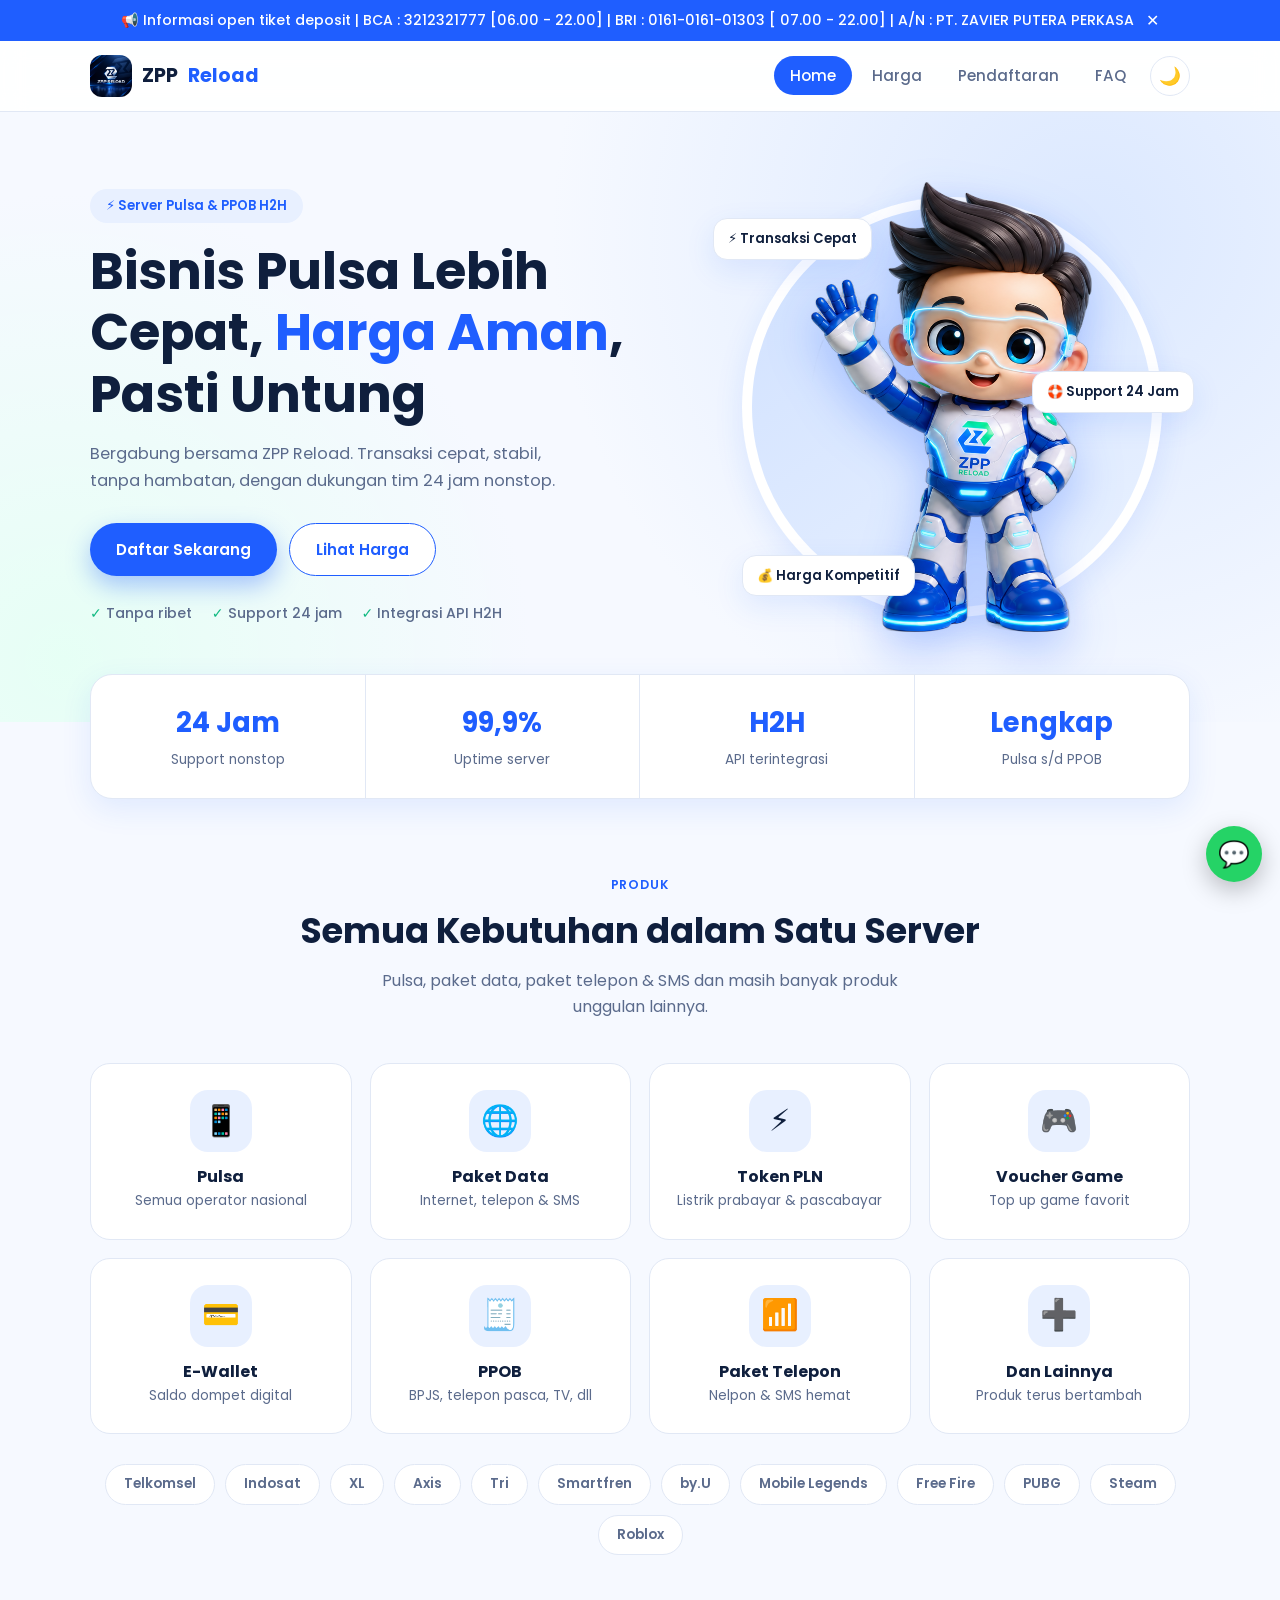
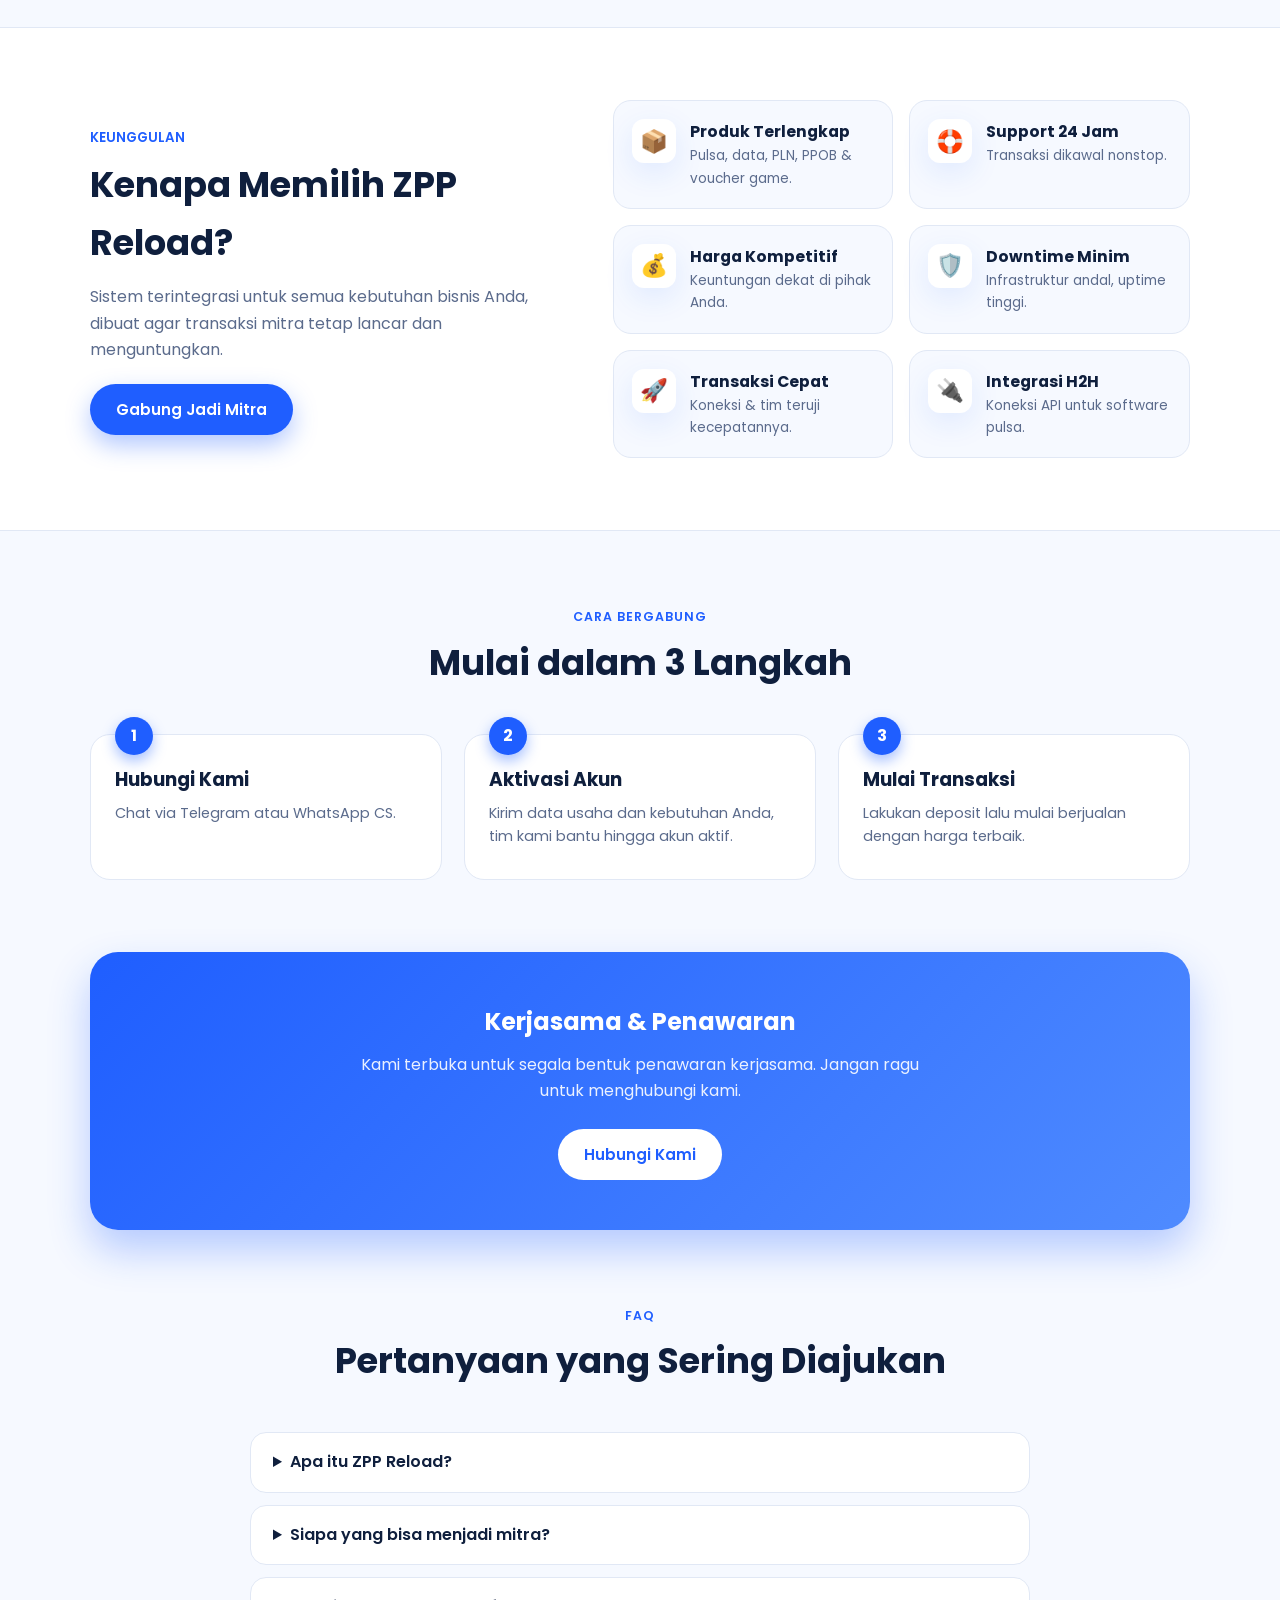
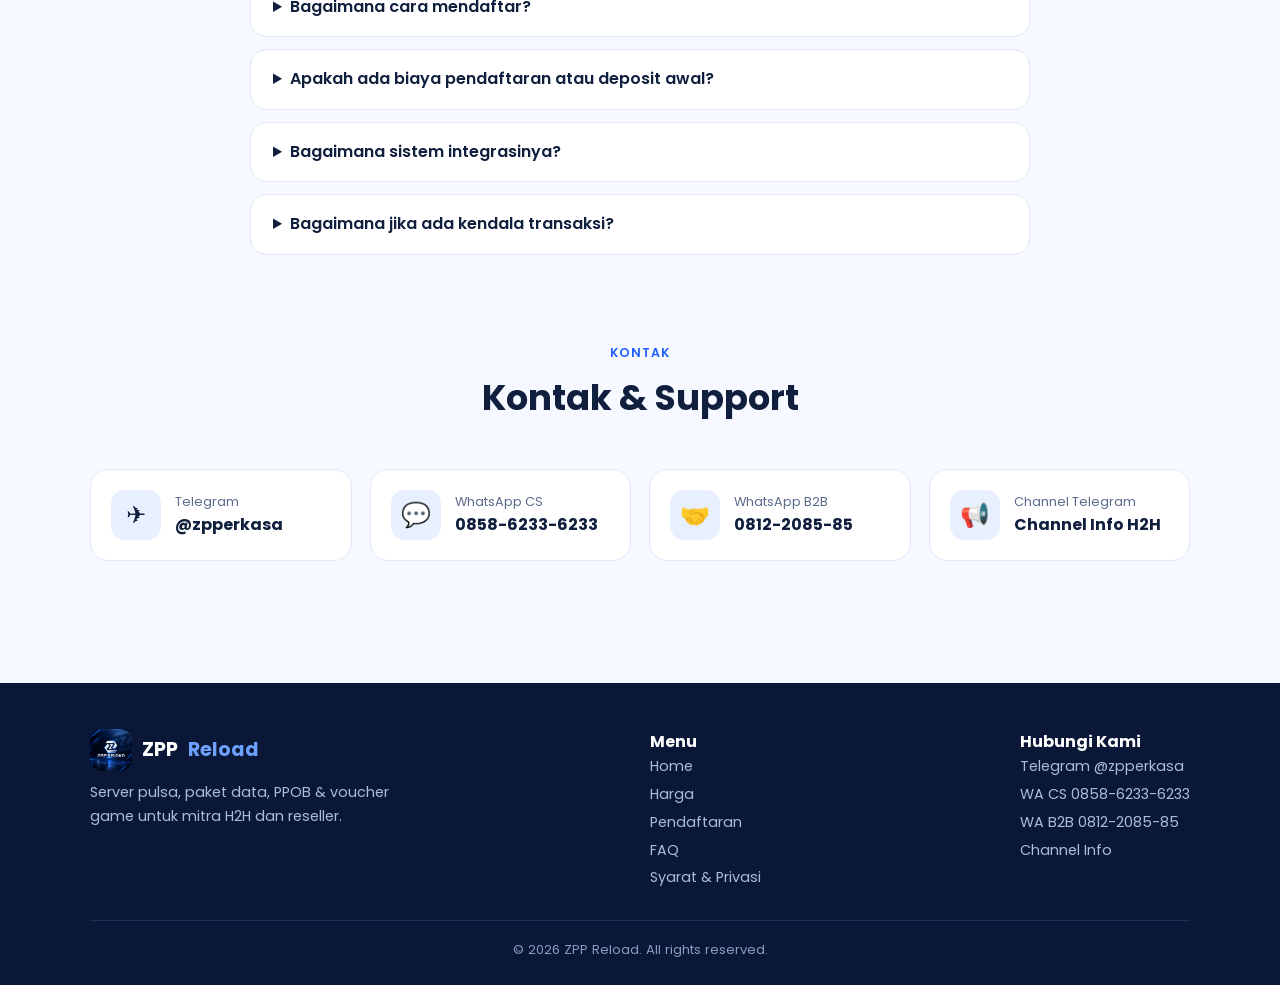
<file: index.html>
<!DOCTYPE html><html lang="id"><head><meta charset="UTF-8"><meta name="viewport" content="width=device-width,initial-scale=1">
<script>try{var t=localStorage.getItem('theme')||(matchMedia('(prefers-color-scheme:dark)').matches?'dark':'light');document.documentElement.dataset.theme=t}catch(e){}</script>
<title>ZPP Reload - Server Pulsa, PPOB & H2H Terbaik</title><meta name="description" content="ZPP Reload: server pulsa, paket data, token PLN, PPOB & voucher game dengan sistem H2H untuk mitra dan reseller. Daftar via Telegram atau WhatsApp."><meta name="robots" content="index,follow">
<link rel="canonical" href="https://zppreload.com/">
<meta property="og:type" content="website"><meta property="og:site_name" content="ZPP Reload"><meta property="og:locale" content="id_ID"><meta property="og:title" content="ZPP Reload - Server Pulsa, PPOB & H2H Terbaik"><meta property="og:description" content="ZPP Reload: server pulsa, paket data, token PLN, PPOB & voucher game dengan sistem H2H untuk mitra dan reseller. Daftar via Telegram atau WhatsApp."><meta property="og:url" content="https://zppreload.com/"><meta property="og:image" content="https://zppreload.com/assets/images/logo.png">
<meta name="twitter:card" content="summary"><meta name="twitter:title" content="ZPP Reload - Server Pulsa, PPOB & H2H Terbaik"><meta name="twitter:description" content="ZPP Reload: server pulsa, paket data, token PLN, PPOB & voucher game dengan sistem H2H untuk mitra dan reseller. Daftar via Telegram atau WhatsApp."><meta name="twitter:image" content="https://zppreload.com/assets/images/logo.png">
<meta name="theme-color" content="#1f5eff"><link rel="manifest" href="manifest.webmanifest">
<link rel="icon" href="assets/images/icon-192.png"><link rel="apple-touch-icon" href="assets/images/icon-192.png">
<link href="https://fonts.googleapis.com/css2?family=Poppins:wght@400;500;600;700&display=swap" rel="stylesheet">
<link rel="stylesheet" href="assets/css/style.css"><script type="application/ld+json">{"@context":"https://schema.org","@type":"Organization","name":"ZPP Reload","url":"https://zppreload.com/","logo":"https://zppreload.com/assets/images/logo.png","contactPoint":{"@type":"ContactPoint","telephone":"+6285862336233","contactType":"customer service","availableLanguage":"Indonesian"}}</script></head><body>
<div id="hdr"></div>

<div class="hero"><div class="wrap"><div>
<span class="tag">⚡ Server Pulsa & PPOB H2H</span>
<h1>Bisnis Pulsa Lebih Cepat, <em>Harga Aman</em>, Pasti Untung</h1>
<p>Bergabung bersama ZPP Reload. Transaksi cepat, stabil, tanpa hambatan, dengan dukungan tim 24 jam nonstop.</p>
<div class="cta"><a class="btn btn-p" href="pendaftaran.html">Daftar Sekarang</a><a class="btn btn-o" href="harga.html">Lihat Harga</a></div>
<div class="checks"><span><b>✓</b> Tanpa ribet</span><span><b>✓</b> Support 24 jam</span><span><b>✓</b> Integrasi API H2H</span></div></div>
<div class="stage"><img src="assets/images/mascot.png" alt="Maskot ZPP Reload">
<span class="fb a">⚡ Transaksi Cepat</span><span class="fb b">🛟 Support 24 Jam</span><span class="fb c">💰 Harga Kompetitif</span></div></div></div>
<div class="wrap"><div class="stats">
<div class="stat"><b>24 Jam</b><span>Support nonstop</span></div><div class="stat"><b>99,9%</b><span>Uptime server</span></div>
<div class="stat"><b>H2H</b><span>API terintegrasi</span></div><div class="stat"><b>Lengkap</b><span>Pulsa s/d PPOB</span></div></div></div>
<section><div class="wrap"><div class="title"><small>Produk</small><h2>Semua Kebutuhan dalam Satu Server</h2><p>Pulsa, paket data, paket telepon &amp; SMS dan masih banyak produk unggulan lainnya.</p></div>
<div class="cats">
<div class="cat"><i>📱</i><h3>Pulsa</h3><p>Semua operator nasional</p></div>
<div class="cat"><i>🌐</i><h3>Paket Data</h3><p>Internet, telepon &amp; SMS</p></div>
<div class="cat"><i>⚡</i><h3>Token PLN</h3><p>Listrik prabayar &amp; pascabayar</p></div>
<div class="cat"><i>🎮</i><h3>Voucher Game</h3><p>Top up game favorit</p></div>
<div class="cat"><i>💳</i><h3>E-Wallet</h3><p>Saldo dompet digital</p></div>
<div class="cat"><i>🧾</i><h3>PPOB</h3><p>BPJS, telepon pasca, TV, dll</p></div>
<div class="cat"><i>📶</i><h3>Paket Telepon</h3><p>Nelpon &amp; SMS hemat</p></div>
<div class="cat"><i>➕</i><h3>Dan Lainnya</h3><p>Produk terus bertambah</p></div></div>
<div class="chips"><span class="chip">Telkomsel</span><span class="chip">Indosat</span><span class="chip">XL</span><span class="chip">Axis</span><span class="chip">Tri</span><span class="chip">Smartfren</span><span class="chip">by.U</span><span class="chip">Mobile Legends</span><span class="chip">Free Fire</span><span class="chip">PUBG</span><span class="chip">Steam</span><span class="chip">Roblox</span></div></div></section>
<section class="alt"><div class="wrap split"><div><small style="color:var(--blue);font-weight:600">KEUNGGULAN</small><h2>Kenapa Memilih ZPP Reload?</h2><p>Sistem terintegrasi untuk semua kebutuhan bisnis Anda, dibuat agar transaksi mitra tetap lancar dan menguntungkan.</p><a class="btn btn-p" href="pendaftaran.html">Gabung Jadi Mitra</a></div>
<div class="feat">
<div class="f"><i>📦</i><div><h3>Produk Terlengkap</h3><p>Pulsa, data, PLN, PPOB &amp; voucher game.</p></div></div>
<div class="f"><i>🛟</i><div><h3>Support 24 Jam</h3><p>Transaksi dikawal nonstop.</p></div></div>
<div class="f"><i>💰</i><div><h3>Harga Kompetitif</h3><p>Keuntungan dekat di pihak Anda.</p></div></div>
<div class="f"><i>🛡️</i><div><h3>Downtime Minim</h3><p>Infrastruktur andal, uptime tinggi.</p></div></div>
<div class="f"><i>🚀</i><div><h3>Transaksi Cepat</h3><p>Koneksi &amp; tim teruji kecepatannya.</p></div></div>
<div class="f"><i>🔌</i><div><h3>Integrasi H2H</h3><p>Koneksi API untuk software pulsa.</p></div></div></div></div></section>
<section><div class="wrap"><div class="title"><small>Cara Bergabung</small><h2>Mulai dalam 3 Langkah</h2></div>
<div class="steps">
<div class="step"><h3>Hubungi Kami</h3><p>Chat via Telegram atau WhatsApp CS.</p></div>
<div class="step"><h3>Aktivasi Akun</h3><p>Kirim data usaha dan kebutuhan Anda, tim kami bantu hingga akun aktif.</p></div>
<div class="step"><h3>Mulai Transaksi</h3><p>Lakukan deposit lalu mulai berjualan dengan harga terbaik.</p></div></div></div></section>
<section class="band"><div class="wrap"><div class="box"><h2>Kerjasama &amp; Penawaran</h2><p>Kami terbuka untuk segala bentuk penawaran kerjasama. Jangan ragu untuk menghubungi kami.</p><a class="btn btn-w" href="pendaftaran.html">Hubungi Kami</a></div></div></section>
<section><div class="wrap"><div class="title"><small>FAQ</small><h2>Pertanyaan yang Sering Diajukan</h2></div><div class="faq">
<details><summary>Apa itu ZPP Reload?</summary><p>ZPP Reload adalah penyedia server pulsa, paket data, PPOB dan voucher game dengan sistem host-to-host (H2H) untuk mitra dan reseller.</p></details>
<details><summary>Siapa yang bisa menjadi mitra?</summary><p>Pemilik konter, reseller, pemilik aplikasi/server pulsa, maupun perorangan yang ingin berbisnis produk digital.</p></details>
<details><summary>Bagaimana cara mendaftar?</summary><p>Buka halaman Pendaftaran lalu hubungi kami via Telegram atau WhatsApp. Tim kami akan memandu hingga akun aktif.</p></details>
<details><summary>Apakah ada biaya pendaftaran atau deposit awal?</summary><p>Silakan konfirmasi ke CS kami untuk ketentuan terbaru.</p></details>
<details><summary>Bagaimana sistem integrasinya?</summary><p>Tersedia integrasi H2H via API. Untuk spesifikasi teknis, hubungi tim WhatsApp B2B kami.</p></details>
<details><summary>Bagaimana jika ada kendala transaksi?</summary><p>Hubungi CS kami kapan saja, tim support siap membantu 24 jam.</p></details>
</div></div></section>
<section style="padding-top:0"><div class="wrap"><div class="title"><small>Kontak</small><h2>Kontak &amp; Support</h2></div><div data-contacts></div></div></section>

<div id="ftr"></div><script src="assets/js/main.js"></script></body></html>
</file>
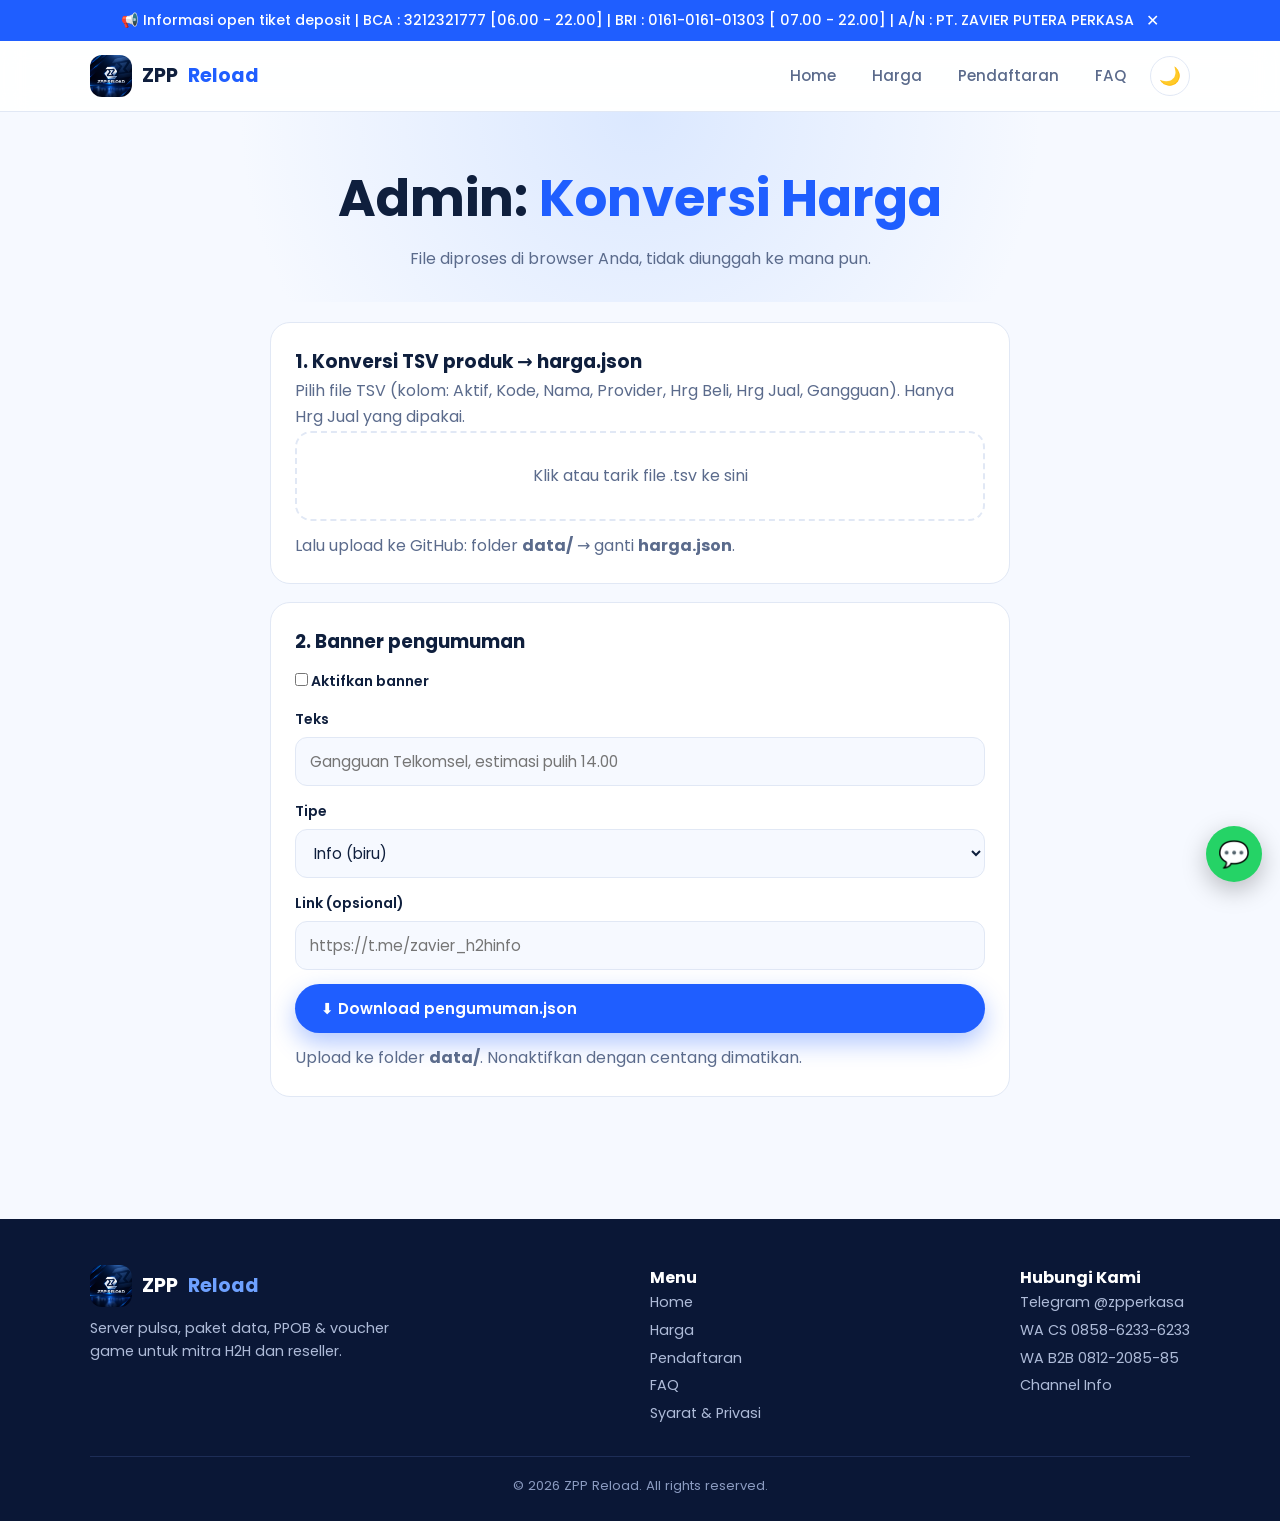
<file: admin.html>
<!DOCTYPE html><html lang="id"><head><meta charset="UTF-8"><meta name="viewport" content="width=device-width,initial-scale=1">
<script>try{var t=localStorage.getItem('theme')||(matchMedia('(prefers-color-scheme:dark)').matches?'dark':'light');document.documentElement.dataset.theme=t}catch(e){}</script>
<title>Admin - Konversi Harga</title><meta name="description" content="Alat internal konversi harga."><meta name="robots" content="noindex,nofollow">
<link rel="canonical" href="https://zppreload.com/admin.html">
<meta property="og:type" content="website"><meta property="og:site_name" content="ZPP Reload"><meta property="og:locale" content="id_ID"><meta property="og:title" content="Admin - Konversi Harga"><meta property="og:description" content="Alat internal konversi harga."><meta property="og:url" content="https://zppreload.com/admin.html"><meta property="og:image" content="https://zppreload.com/assets/images/logo.png">
<meta name="twitter:card" content="summary"><meta name="twitter:title" content="Admin - Konversi Harga"><meta name="twitter:description" content="Alat internal konversi harga."><meta name="twitter:image" content="https://zppreload.com/assets/images/logo.png">
<meta name="theme-color" content="#1f5eff"><link rel="manifest" href="manifest.webmanifest">
<link rel="icon" href="assets/images/icon-192.png"><link rel="apple-touch-icon" href="assets/images/icon-192.png">
<link href="https://fonts.googleapis.com/css2?family=Poppins:wght@400;500;600;700&display=swap" rel="stylesheet">
<link rel="stylesheet" href="assets/css/style.css"></head><body>
<div id="hdr"></div>
<div class="page-h"><div class="wrap"><h1>Admin: <em>Konversi Harga</em></h1><p>File diproses di browser Anda, tidak diunggah ke mana pun.</p></div></div>
<section style="padding-top:20px"><div class="wrap adm">
<div class="box"><h3>1. Konversi TSV produk &rarr; harga.json</h3><p class="muted">Pilih file TSV (kolom: Aktif, Kode, Nama, Provider, Hrg Beli, Hrg Jual, Gangguan). Hanya Hrg Jual yang dipakai.</p>
<div class="drop" id="drop">Klik atau tarik file .tsv ke sini<input type="file" id="f" accept=".tsv,.txt,.csv" hidden></div>
<pre id="out" hidden></pre><button class="btn btn-p" id="dlj" hidden style="margin-top:12px">⬇ Download harga.json</button>
<p class="muted" style="margin-top:12px">Lalu upload ke GitHub: folder <b>data/</b> &rarr; ganti <b>harga.json</b>.</p></div>
<div class="box"><h3>2. Banner pengumuman</h3>
<form class="form" id="af" style="box-shadow:none;border:0;padding:0;margin:12px 0 0;max-width:none"><label><span><input type="checkbox" id="aa"> Aktifkan banner</span></label>
<label>Teks<input id="at" placeholder="Gangguan Telkomsel, estimasi pulih 14.00"></label>
<label>Tipe<select id="ay"><option value="info">Info (biru)</option><option value="warn">Peringatan (kuning)</option><option value="bad">Gangguan (merah)</option></select></label>
<label>Link (opsional)<input id="al" placeholder="https://t.me/zavier_h2hinfo"></label>
<button class="btn btn-p" type="submit">⬇ Download pengumuman.json</button></form>
<p class="muted" style="margin-top:12px">Upload ke folder <b>data/</b>. Nonaktifkan dengan centang dimatikan.</p></div></div></section>
<div id="ftr"></div><script src="assets/js/convert.js"></script><script>
const dl=(t,n)=>{const a=document.createElement('a');a.href=URL.createObjectURL(new Blob([t],{type:'application/json'}));a.download=n;a.click()};
let res=null;const drop=document.getElementById('drop'),f=document.getElementById('f'),out=document.getElementById('out');
drop.onclick=()=>f.click();drop.ondragover=e=>{e.preventDefault();drop.classList.add('on')};drop.ondragleave=()=>drop.classList.remove('on');
drop.ondrop=e=>{e.preventDefault();drop.classList.remove('on');load(e.dataTransfer.files[0])};f.onchange=()=>load(f.files[0]);
function load(file){if(!file)return;const r=new FileReader();r.onload=()=>{try{res=ZPPConvert.convert(r.result);const s=res.stats;
out.hidden=false;out.textContent='Baris: '+s.baris+'\nMasuk: '+s.total+'\nDilewati: '+JSON.stringify(s.skip)+'\nPer kategori: '+JSON.stringify(s.per,null,1)+'\nTanggal update: '+res.json.update;document.getElementById('dlj').hidden=false}catch(e){out.hidden=false;out.textContent='Error: '+e.message}};r.readAsText(file)}
document.getElementById('dlj').onclick=()=>dl(JSON.stringify(res.json),'harga.json');
document.getElementById('af').onsubmit=e=>{e.preventDefault();dl(JSON.stringify({aktif:aa.checked,tipe:ay.value,teks:at.value,link:al.value},null,1),'pengumuman.json')};
</script><script src="assets/js/main.js"></script></body></html>
</file>
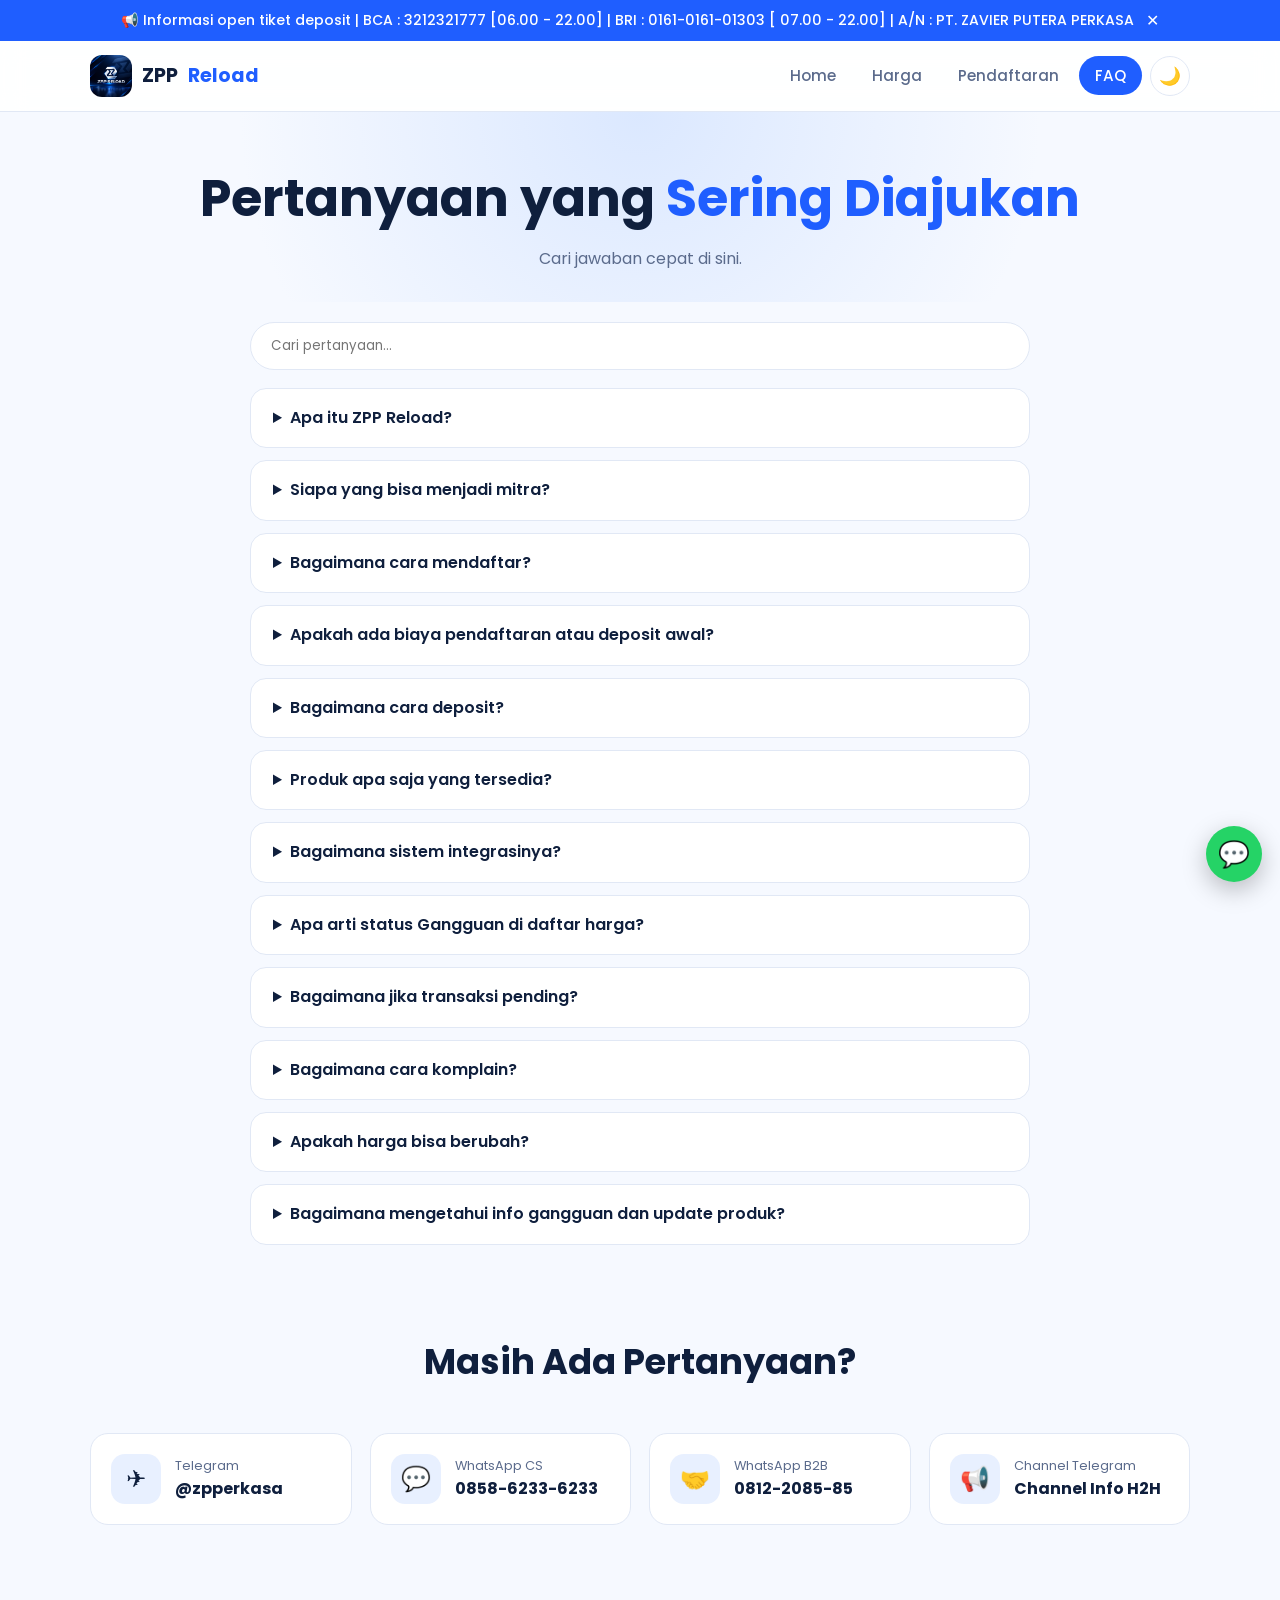
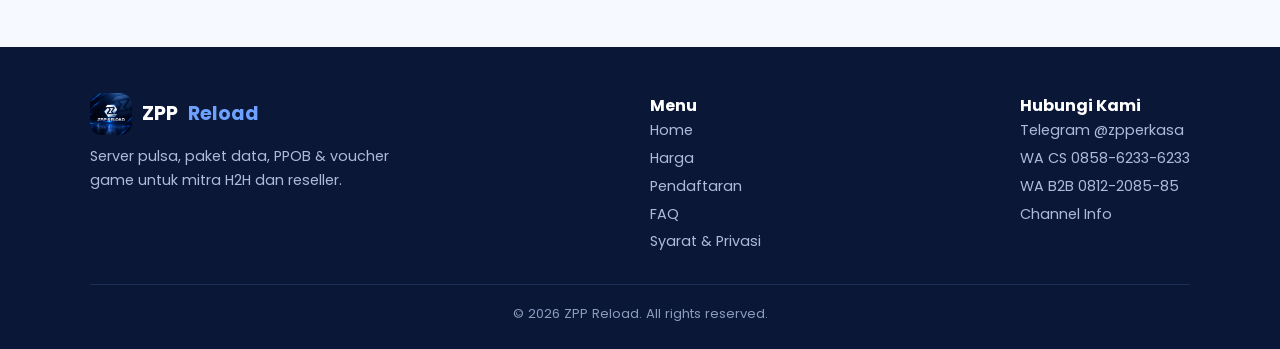
<file: faq.html>
<!DOCTYPE html><html lang="id"><head><meta charset="UTF-8"><meta name="viewport" content="width=device-width,initial-scale=1">
<script>try{var t=localStorage.getItem('theme')||(matchMedia('(prefers-color-scheme:dark)').matches?'dark':'light');document.documentElement.dataset.theme=t}catch(e){}</script>
<title>FAQ - Pertanyaan Umum Mitra H2H ZPP Reload</title><meta name="description" content="Pertanyaan yang sering diajukan seputar pendaftaran, deposit, harga, integrasi H2H, dan penanganan transaksi di ZPP Reload."><meta name="robots" content="index,follow">
<link rel="canonical" href="https://zppreload.com/faq.html">
<meta property="og:type" content="website"><meta property="og:site_name" content="ZPP Reload"><meta property="og:locale" content="id_ID"><meta property="og:title" content="FAQ - Pertanyaan Umum Mitra H2H ZPP Reload"><meta property="og:description" content="Pertanyaan yang sering diajukan seputar pendaftaran, deposit, harga, integrasi H2H, dan penanganan transaksi di ZPP Reload."><meta property="og:url" content="https://zppreload.com/faq.html"><meta property="og:image" content="https://zppreload.com/assets/images/logo.png">
<meta name="twitter:card" content="summary"><meta name="twitter:title" content="FAQ - Pertanyaan Umum Mitra H2H ZPP Reload"><meta name="twitter:description" content="Pertanyaan yang sering diajukan seputar pendaftaran, deposit, harga, integrasi H2H, dan penanganan transaksi di ZPP Reload."><meta name="twitter:image" content="https://zppreload.com/assets/images/logo.png">
<meta name="theme-color" content="#1f5eff"><link rel="manifest" href="manifest.webmanifest">
<link rel="icon" href="assets/images/icon-192.png"><link rel="apple-touch-icon" href="assets/images/icon-192.png">
<link href="https://fonts.googleapis.com/css2?family=Poppins:wght@400;500;600;700&display=swap" rel="stylesheet">
<link rel="stylesheet" href="assets/css/style.css"><script type="application/ld+json">{"@context":"https://schema.org","@type":"FAQPage","mainEntity":[{"@type":"Question","name":"Apa itu ZPP Reload?","acceptedAnswer":{"@type":"Answer","text":"ZPP Reload adalah penyedia server pulsa, paket data, PPOB dan voucher game dengan sistem host-to-host (H2H) untuk mitra dan reseller."}},{"@type":"Question","name":"Siapa yang bisa menjadi mitra?","acceptedAnswer":{"@type":"Answer","text":"Pemilik konter, reseller, pemilik aplikasi atau server pulsa, maupun perorangan yang ingin berbisnis produk digital."}},{"@type":"Question","name":"Bagaimana cara mendaftar?","acceptedAnswer":{"@type":"Answer","text":"Isi form di halaman Pendaftaran atau hubungi kami via Telegram atau WhatsApp. Tim kami akan memandu hingga akun aktif."}},{"@type":"Question","name":"Apakah ada biaya pendaftaran atau deposit awal?","acceptedAnswer":{"@type":"Answer","text":"Silakan konfirmasi ke CS kami untuk ketentuan terbaru."}},{"@type":"Question","name":"Bagaimana cara deposit?","acceptedAnswer":{"@type":"Answer","text":"Rekening deposit resmi diberikan admin setelah pendaftaran. Jangan transfer ke rekening yang tidak diinformasikan admin."}},{"@type":"Question","name":"Produk apa saja yang tersedia?","acceptedAnswer":{"@type":"Answer","text":"Pulsa, paket data, voucher data, token PLN, e-wallet (DANA, GoPay, ShopeePay, dll), top up game, dan lainnya. Lihat daftar lengkap di halaman Harga."}},{"@type":"Question","name":"Bagaimana sistem integrasinya?","acceptedAnswer":{"@type":"Answer","text":"Tersedia integrasi H2H via API. Untuk spesifikasi teknis, hubungi tim WhatsApp B2B kami."}},{"@type":"Question","name":"Apa arti status Gangguan di daftar harga?","acceptedAnswer":{"@type":"Answer","text":"Produk tersebut sedang bermasalah di sisi provider atau server, sehingga transaksi bisa gagal atau tertunda. Cek lagi nanti atau tanyakan ke CS."}},{"@type":"Question","name":"Bagaimana jika transaksi pending?","acceptedAnswer":{"@type":"Answer","text":"Transaksi pending menunggu konfirmasi dari provider. Jangan ulangi transaksi yang sama sebelum status jelas, dan hubungi CS dengan menyertakan kode produk, nomor tujuan, dan waktu transaksi."}},{"@type":"Question","name":"Bagaimana cara komplain?","acceptedAnswer":{"@type":"Answer","text":"Hubungi CS via WhatsApp atau Telegram dengan bukti transaksi (kode produk, nomor tujuan, waktu)."}},{"@type":"Question","name":"Apakah harga bisa berubah?","acceptedAnswer":{"@type":"Answer","text":"Ya, harga dapat berubah mengikuti kondisi provider. Daftar harga terbaru selalu ada di halaman Harga."}},{"@type":"Question","name":"Bagaimana mengetahui info gangguan dan update produk?","acceptedAnswer":{"@type":"Answer","text":"Ikuti Channel Telegram kami dan perhatikan banner pengumuman di bagian atas website."}}]}</script></head><body>
<div id="hdr"></div>
<div class="page-h"><div class="wrap"><h1>Pertanyaan yang <em>Sering Diajukan</em></h1><p>Cari jawaban cepat di sini.</p></div></div>
<section style="padding-top:20px"><div class="wrap"><input class="srch" id="fq" placeholder="Cari pertanyaan..."><div class="faq"><details><summary>Apa itu ZPP Reload?</summary><p>ZPP Reload adalah penyedia server pulsa, paket data, PPOB dan voucher game dengan sistem host-to-host (H2H) untuk mitra dan reseller.</p></details><details><summary>Siapa yang bisa menjadi mitra?</summary><p>Pemilik konter, reseller, pemilik aplikasi atau server pulsa, maupun perorangan yang ingin berbisnis produk digital.</p></details><details><summary>Bagaimana cara mendaftar?</summary><p>Isi form di halaman Pendaftaran atau hubungi kami via Telegram atau WhatsApp. Tim kami akan memandu hingga akun aktif.</p></details><details><summary>Apakah ada biaya pendaftaran atau deposit awal?</summary><p>Silakan konfirmasi ke CS kami untuk ketentuan terbaru.</p></details><details><summary>Bagaimana cara deposit?</summary><p>Rekening deposit resmi diberikan admin setelah pendaftaran. Jangan transfer ke rekening yang tidak diinformasikan admin.</p></details><details><summary>Produk apa saja yang tersedia?</summary><p>Pulsa, paket data, voucher data, token PLN, e-wallet (DANA, GoPay, ShopeePay, dll), top up game, dan lainnya. Lihat daftar lengkap di halaman Harga.</p></details><details><summary>Bagaimana sistem integrasinya?</summary><p>Tersedia integrasi H2H via API. Untuk spesifikasi teknis, hubungi tim WhatsApp B2B kami.</p></details><details><summary>Apa arti status Gangguan di daftar harga?</summary><p>Produk tersebut sedang bermasalah di sisi provider atau server, sehingga transaksi bisa gagal atau tertunda. Cek lagi nanti atau tanyakan ke CS.</p></details><details><summary>Bagaimana jika transaksi pending?</summary><p>Transaksi pending menunggu konfirmasi dari provider. Jangan ulangi transaksi yang sama sebelum status jelas, dan hubungi CS dengan menyertakan kode produk, nomor tujuan, dan waktu transaksi.</p></details><details><summary>Bagaimana cara komplain?</summary><p>Hubungi CS via WhatsApp atau Telegram dengan bukti transaksi (kode produk, nomor tujuan, waktu).</p></details><details><summary>Apakah harga bisa berubah?</summary><p>Ya, harga dapat berubah mengikuti kondisi provider. Daftar harga terbaru selalu ada di halaman Harga.</p></details><details><summary>Bagaimana mengetahui info gangguan dan update produk?</summary><p>Ikuti Channel Telegram kami dan perhatikan banner pengumuman di bagian atas website.</p></details></div><p class="muted" id="fe" hidden style="text-align:center;margin-top:16px">Tidak ditemukan. Silakan tanyakan langsung ke CS.</p></div></section>
<section style="padding-top:0"><div class="wrap"><div class="title"><h2>Masih Ada Pertanyaan?</h2></div><div data-contacts></div></div></section>
<div id="ftr"></div><script src="assets/js/main.js"></script></body></html>
</file>
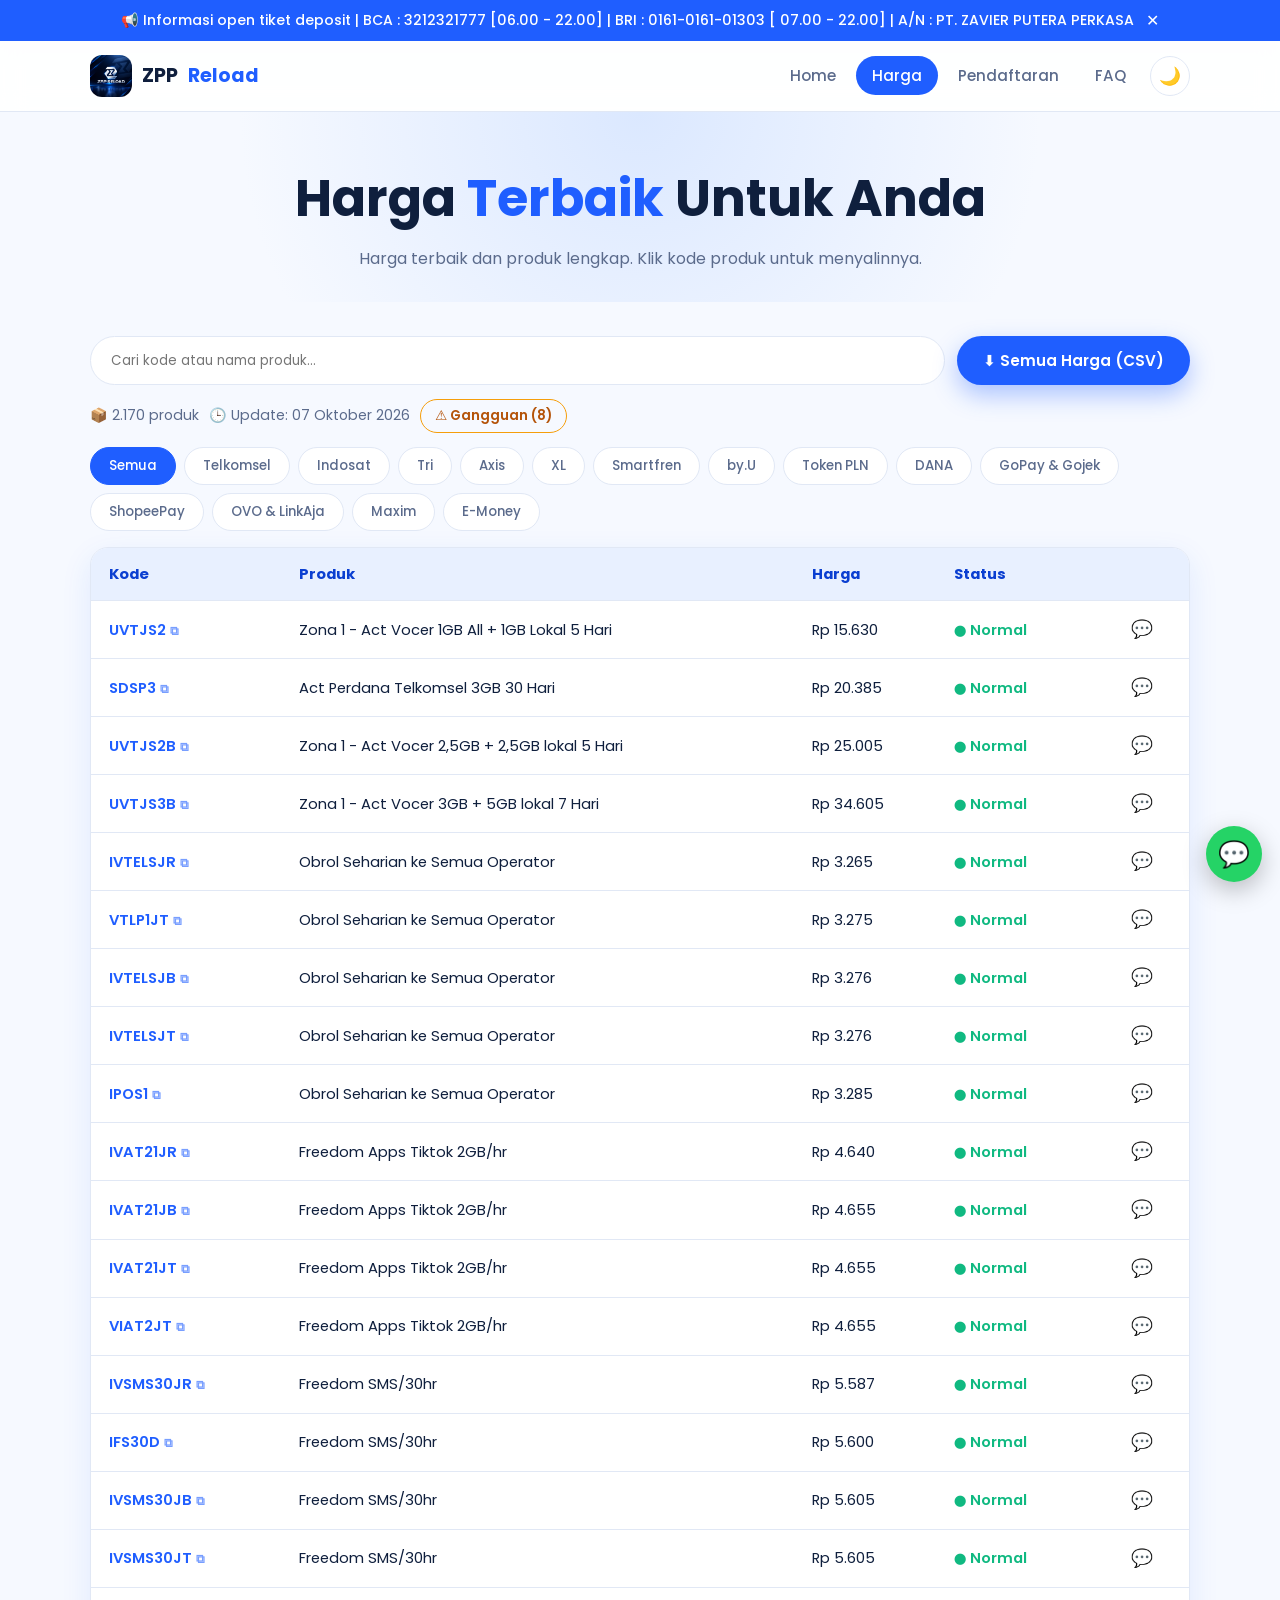
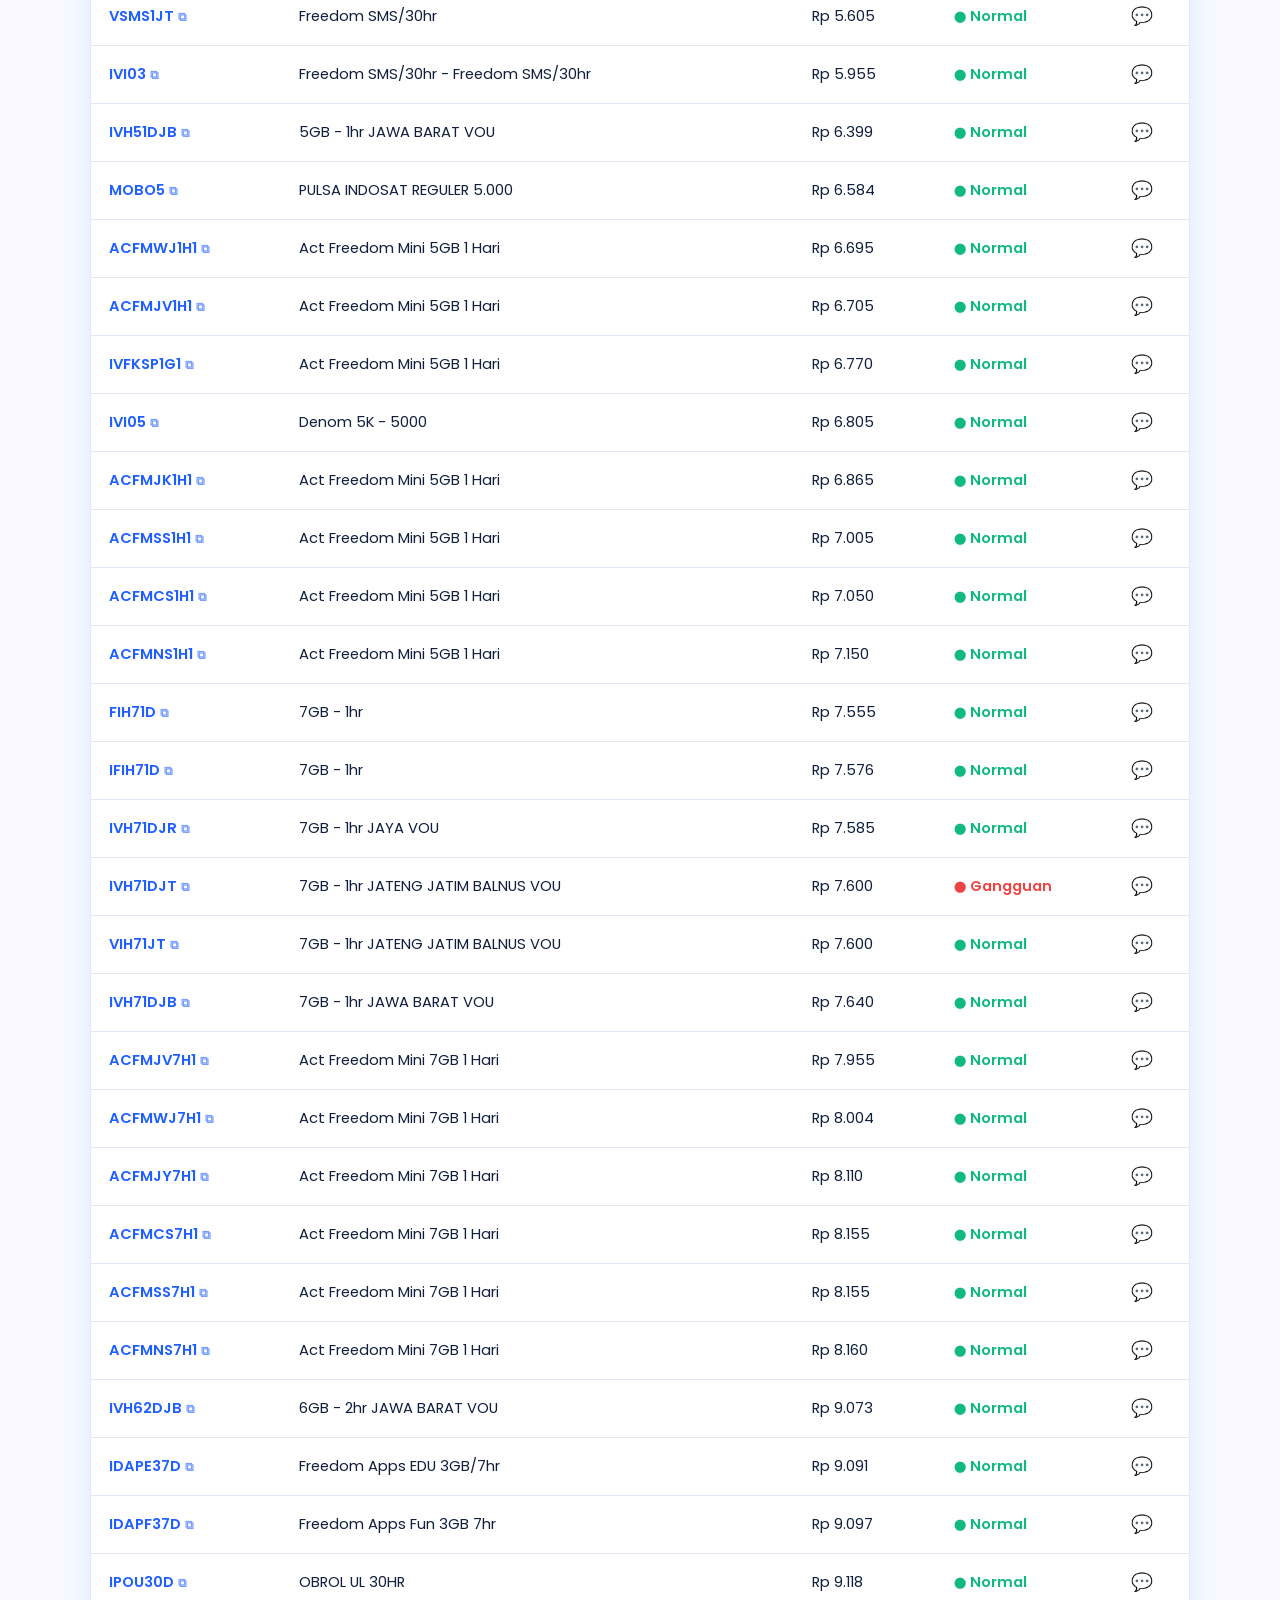
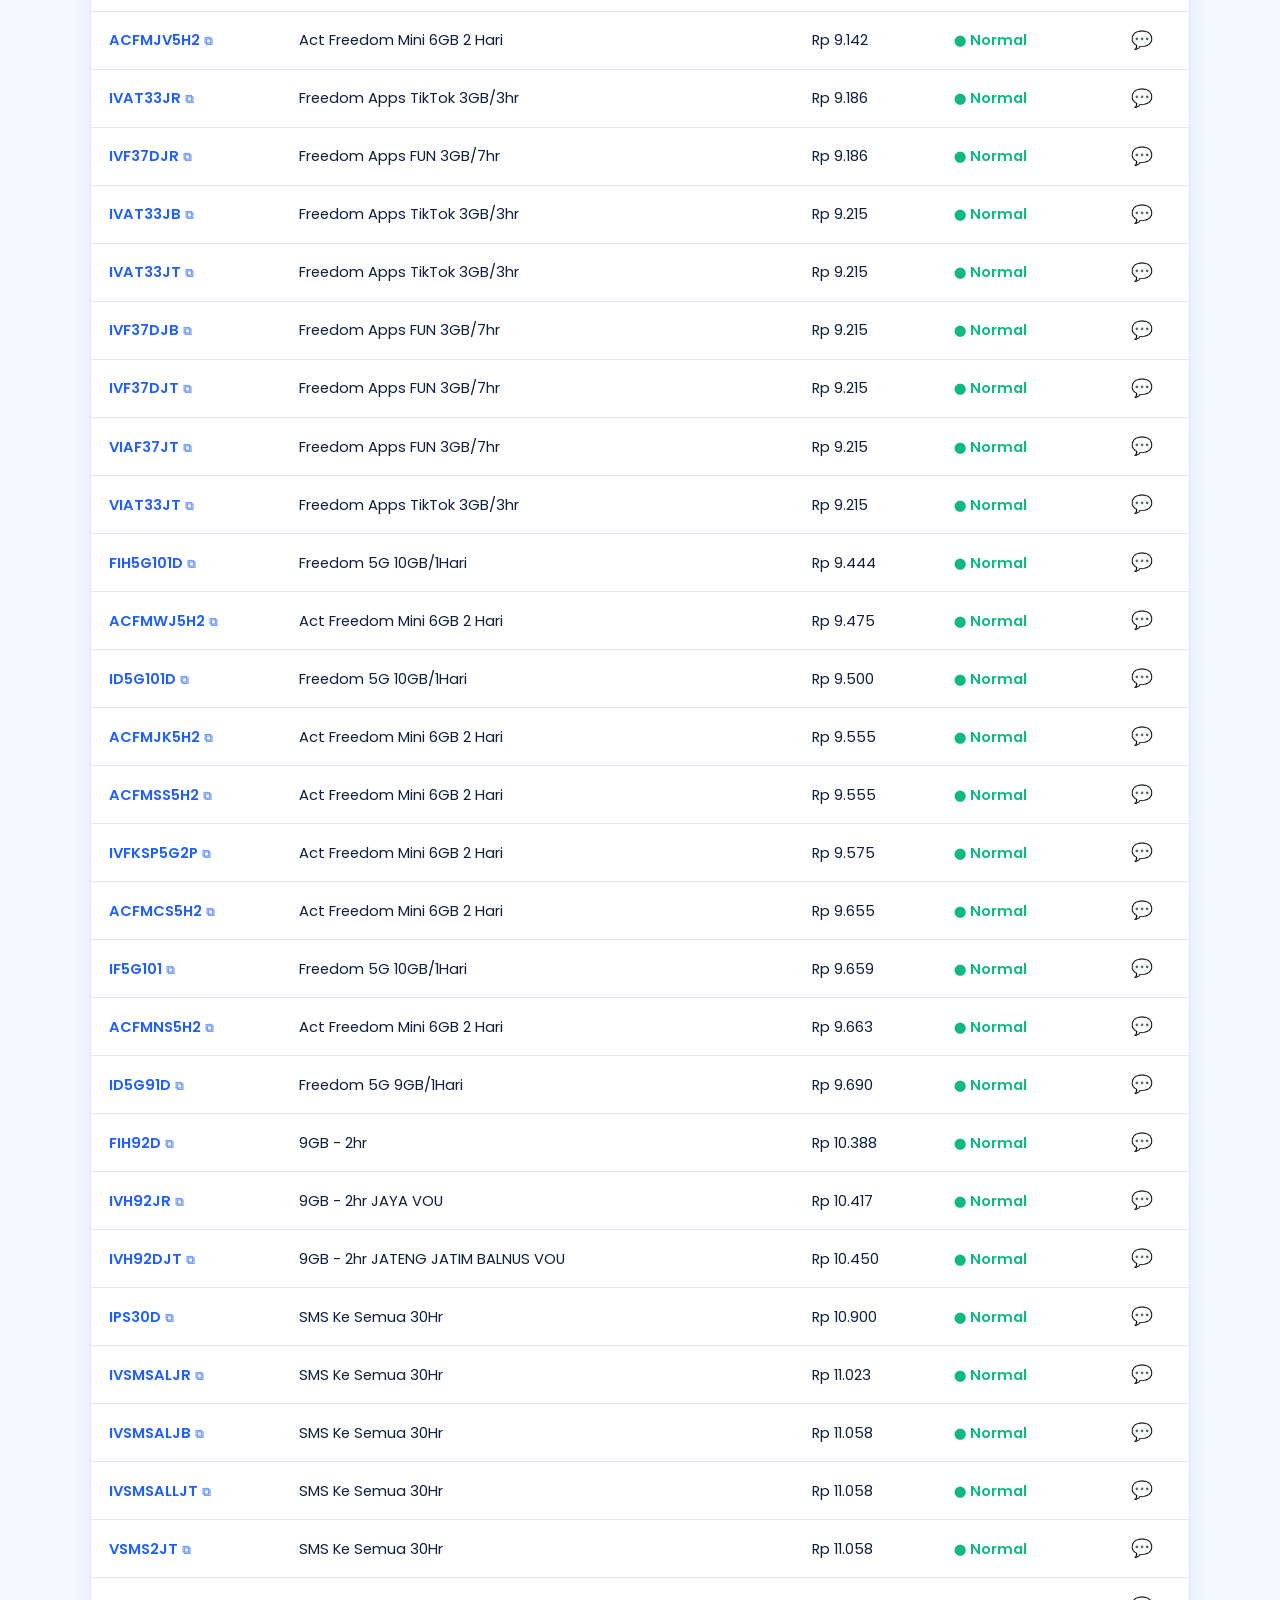
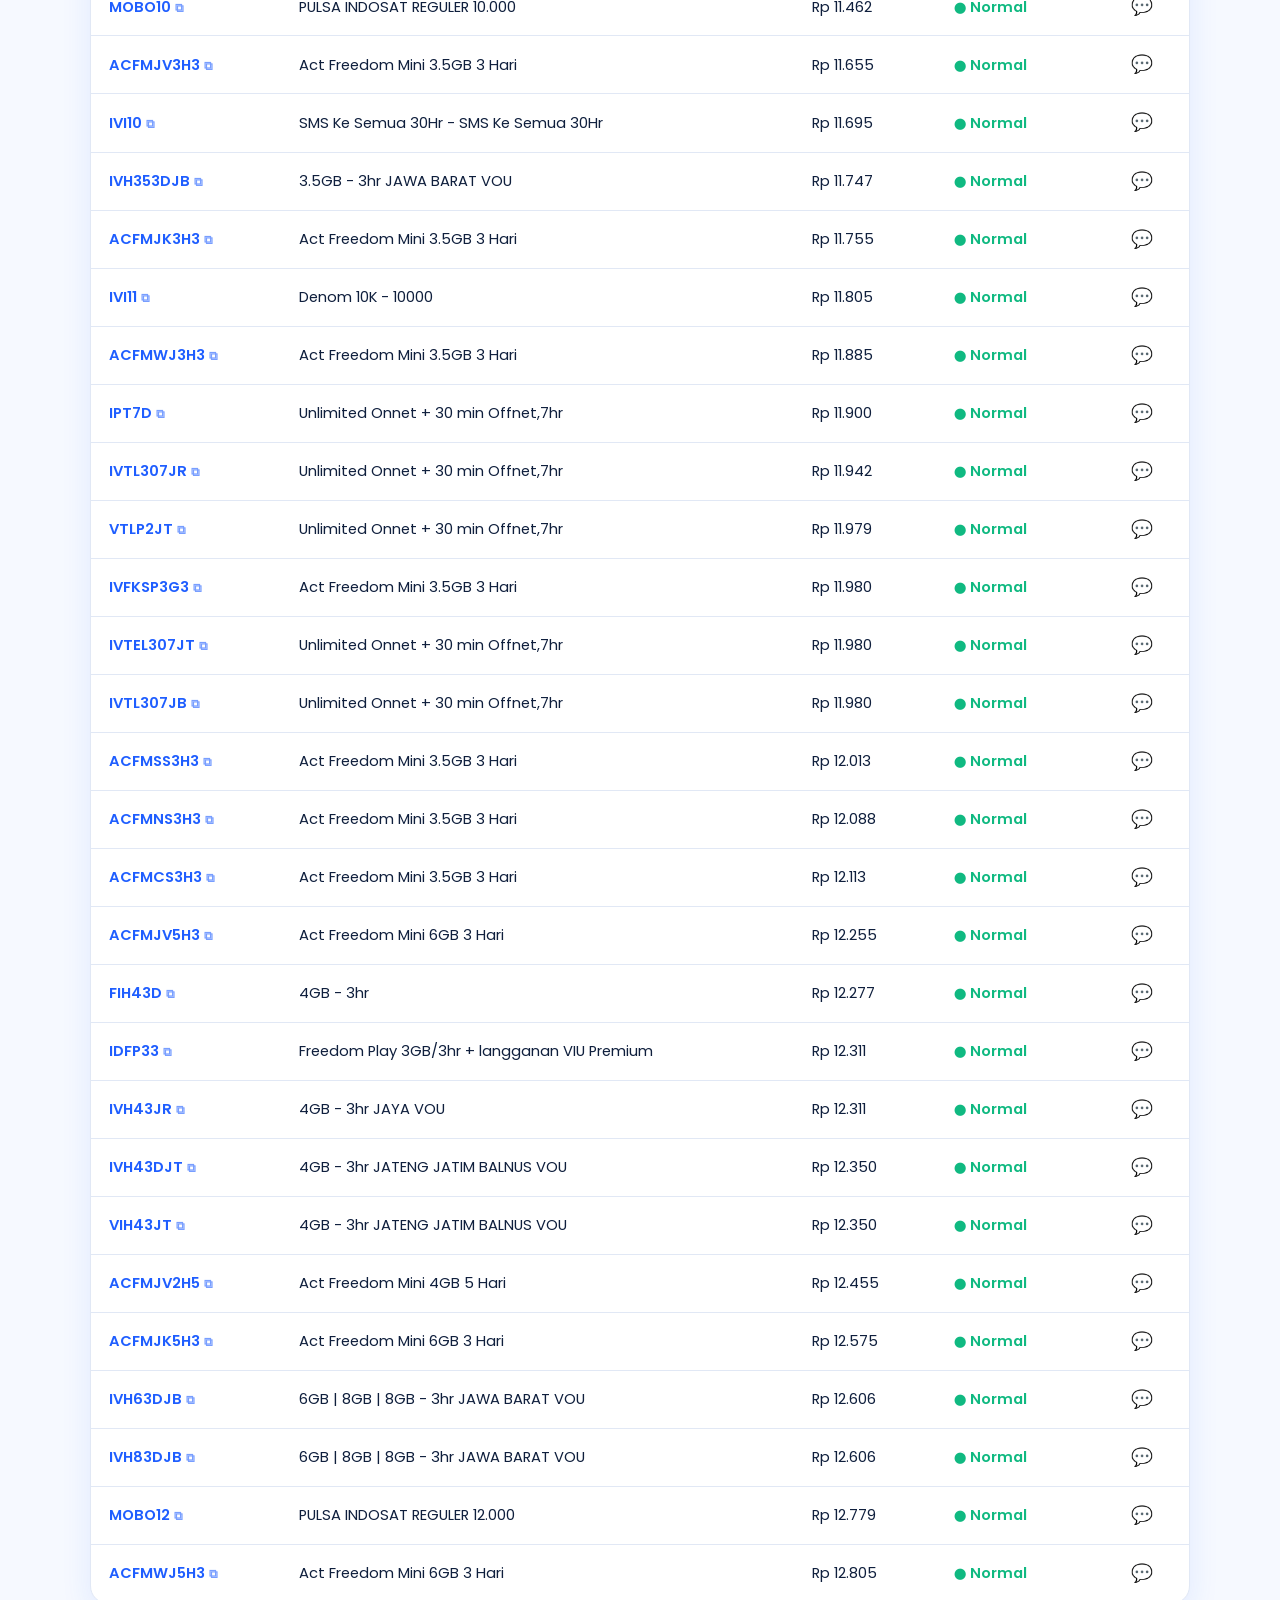
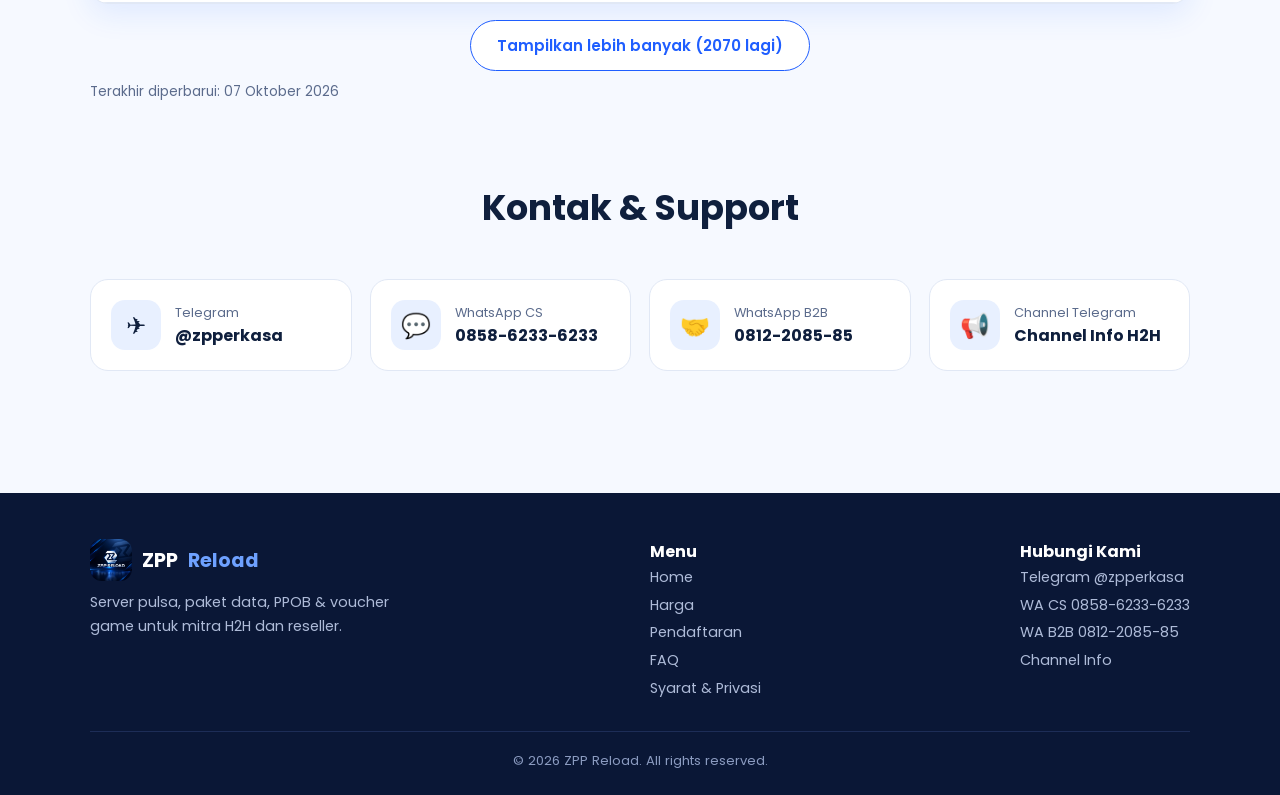
<file: harga.html>
<!DOCTYPE html><html lang="id"><head><meta charset="UTF-8"><meta name="viewport" content="width=device-width,initial-scale=1">
<script>try{var t=localStorage.getItem('theme')||(matchMedia('(prefers-color-scheme:dark)').matches?'dark':'light');document.documentElement.dataset.theme=t}catch(e){}</script>
<title>Daftar Harga Pulsa, Paket Data & PPOB - ZPP Reload</title><meta name="description" content="Daftar harga pulsa, paket data, token PLN, e-wallet dan voucher game ZPP Reload. Cari produk, filter operator, salin kode, dan unduh CSV."><meta name="robots" content="index,follow">
<link rel="canonical" href="https://zppreload.com/harga.html">
<meta property="og:type" content="website"><meta property="og:site_name" content="ZPP Reload"><meta property="og:locale" content="id_ID"><meta property="og:title" content="Daftar Harga Pulsa, Paket Data & PPOB - ZPP Reload"><meta property="og:description" content="Daftar harga pulsa, paket data, token PLN, e-wallet dan voucher game ZPP Reload. Cari produk, filter operator, salin kode, dan unduh CSV."><meta property="og:url" content="https://zppreload.com/harga.html"><meta property="og:image" content="https://zppreload.com/assets/images/logo.png">
<meta name="twitter:card" content="summary"><meta name="twitter:title" content="Daftar Harga Pulsa, Paket Data & PPOB - ZPP Reload"><meta name="twitter:description" content="Daftar harga pulsa, paket data, token PLN, e-wallet dan voucher game ZPP Reload. Cari produk, filter operator, salin kode, dan unduh CSV."><meta name="twitter:image" content="https://zppreload.com/assets/images/logo.png">
<meta name="theme-color" content="#1f5eff"><link rel="manifest" href="manifest.webmanifest">
<link rel="icon" href="assets/images/icon-192.png"><link rel="apple-touch-icon" href="assets/images/icon-192.png">
<link href="https://fonts.googleapis.com/css2?family=Poppins:wght@400;500;600;700&display=swap" rel="stylesheet">
<link rel="stylesheet" href="assets/css/style.css"></head><body>
<div id="hdr"></div>
<div class="page-h"><div class="wrap"><h1>Harga <em>Terbaik</em> Untuk Anda</h1><p>Harga terbaik dan produk lengkap. Klik kode produk untuk menyalinnya.</p></div></div>
<section style="padding-top:10px"><div class="wrap">
<div class="tools"><input id="q" placeholder="Cari kode atau nama produk..."><button class="btn btn-p" id="dl">⬇ Semua Harga (CSV)</button><button class="btn btn-o" id="dlk" hidden></button></div>
<div class="statbar" id="sb"></div>
<div class="tabs" id="tabs"></div><div class="tabs sub" id="jtabs" hidden></div>
<div class="tbl"><table><thead><tr><th>Kode</th><th>Produk</th><th>Harga</th><th>Status</th><th></th></tr></thead><tbody id="tbody"><tr><td colspan="5">Memuat...</td></tr></tbody></table></div>
<div style="text-align:center;margin-top:16px"><button class="btn btn-o" id="more" hidden></button></div>
<p class="upd" id="upd"></p></div></section>
<section style="padding-top:0"><div class="wrap"><div class="title"><h2>Kontak &amp; Support</h2></div><div data-contacts></div></div></section>
<div id="ftr"></div><script src="assets/js/main.js"></script></body></html>
</file>
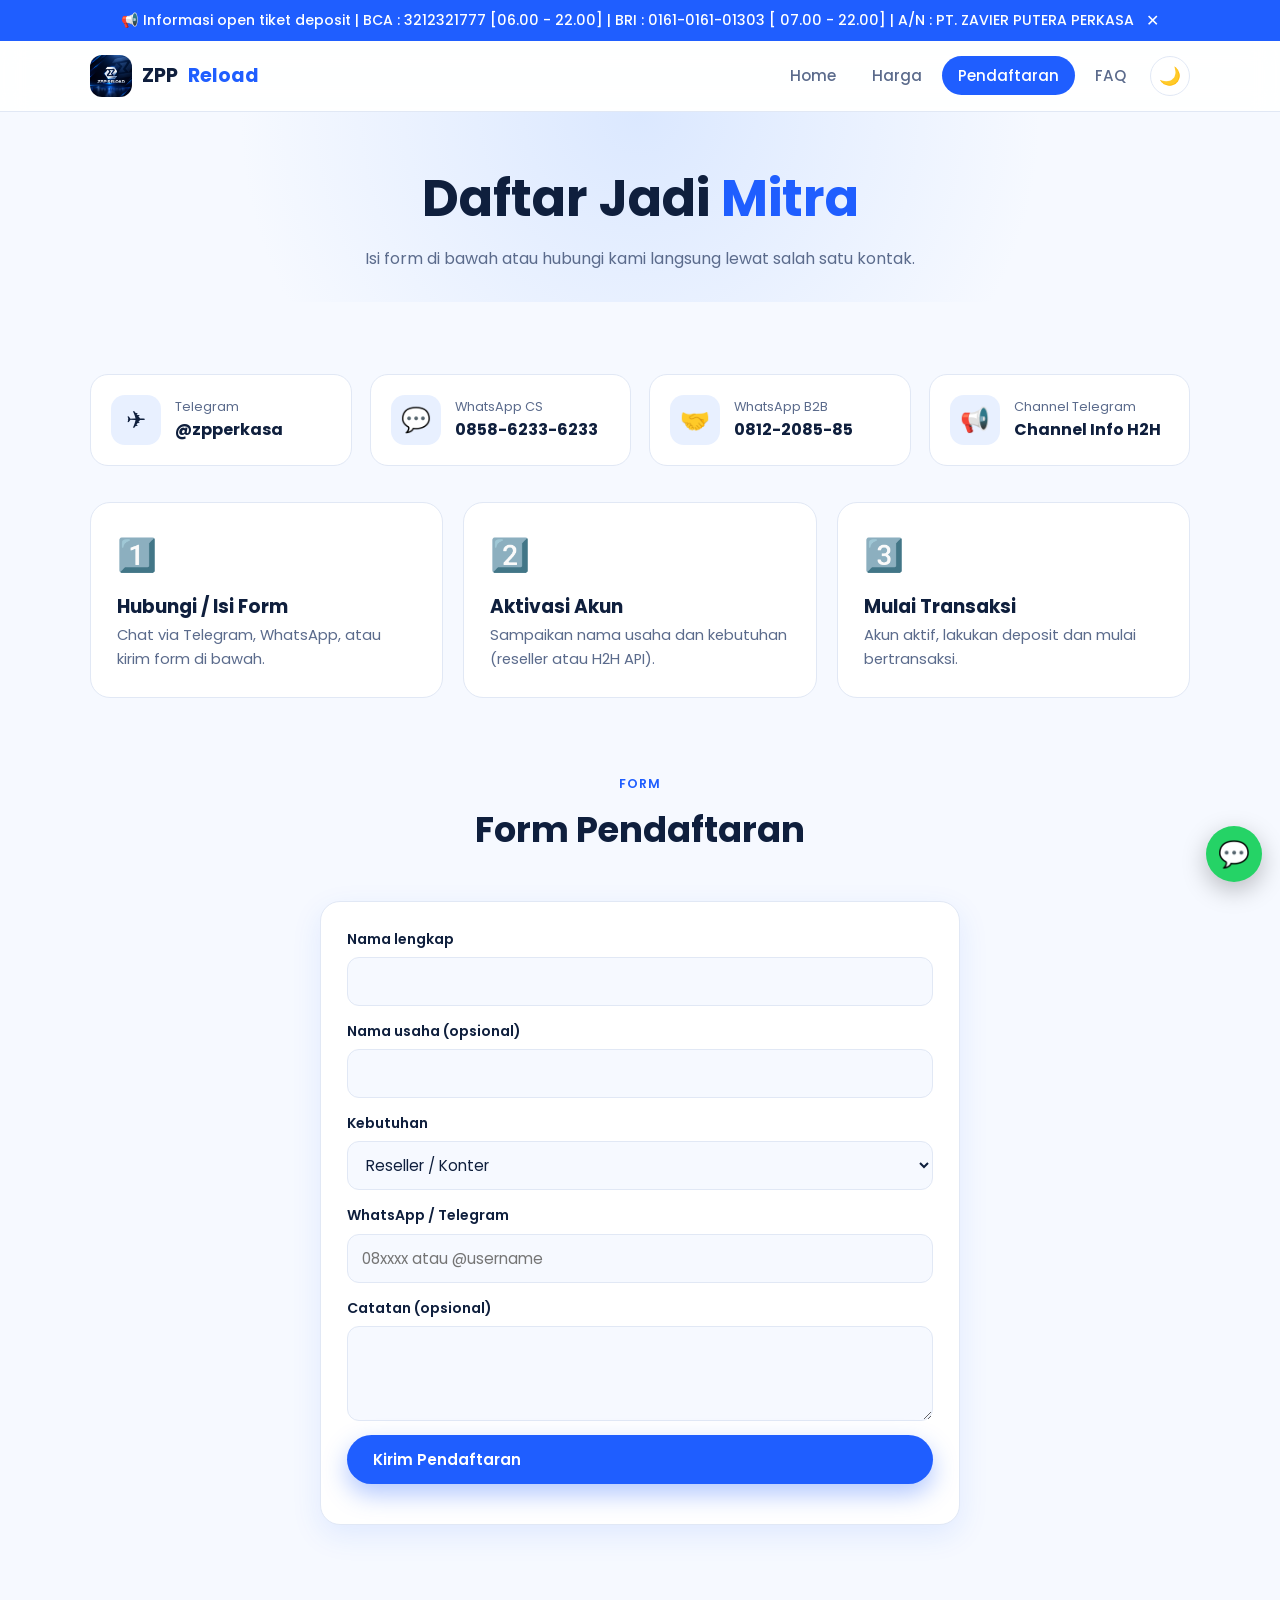
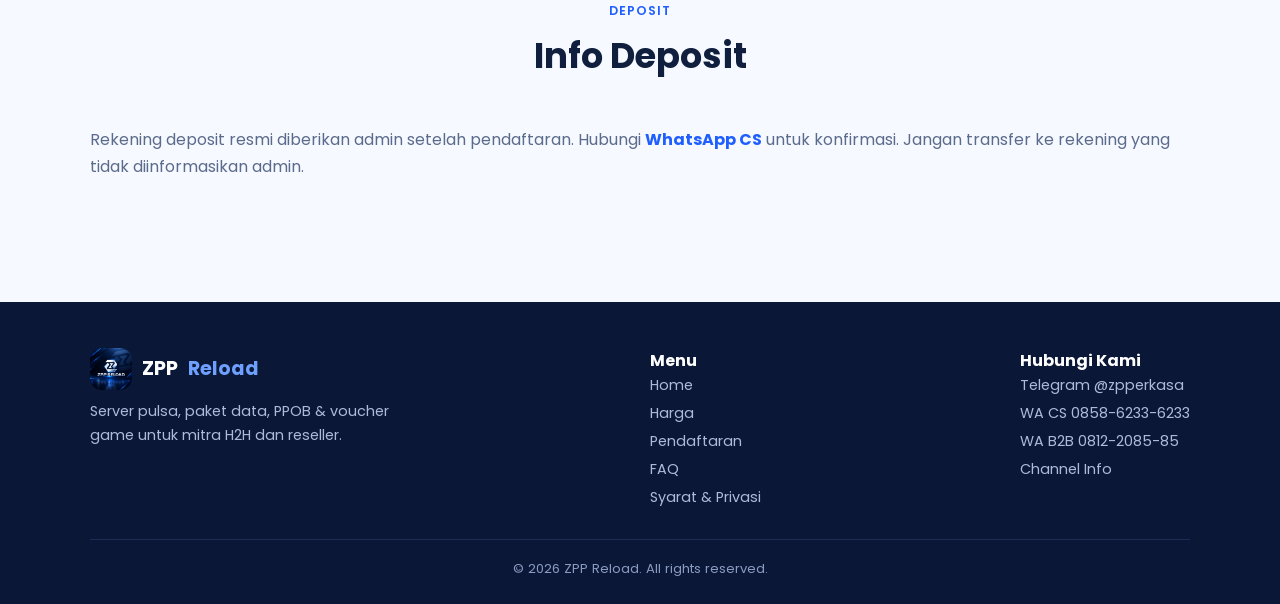
<file: pendaftaran.html>
<!DOCTYPE html><html lang="id"><head><meta charset="UTF-8"><meta name="viewport" content="width=device-width,initial-scale=1">
<script>try{var t=localStorage.getItem('theme')||(matchMedia('(prefers-color-scheme:dark)').matches?'dark':'light');document.documentElement.dataset.theme=t}catch(e){}</script>
<title>Pendaftaran Mitra H2H & Reseller - ZPP Reload</title><meta name="description" content="Daftar jadi mitra ZPP Reload. Isi form pendaftaran atau hubungi kami via Telegram dan WhatsApp."><meta name="robots" content="index,follow">
<link rel="canonical" href="https://zppreload.com/pendaftaran.html">
<meta property="og:type" content="website"><meta property="og:site_name" content="ZPP Reload"><meta property="og:locale" content="id_ID"><meta property="og:title" content="Pendaftaran Mitra H2H & Reseller - ZPP Reload"><meta property="og:description" content="Daftar jadi mitra ZPP Reload. Isi form pendaftaran atau hubungi kami via Telegram dan WhatsApp."><meta property="og:url" content="https://zppreload.com/pendaftaran.html"><meta property="og:image" content="https://zppreload.com/assets/images/logo.png">
<meta name="twitter:card" content="summary"><meta name="twitter:title" content="Pendaftaran Mitra H2H & Reseller - ZPP Reload"><meta name="twitter:description" content="Daftar jadi mitra ZPP Reload. Isi form pendaftaran atau hubungi kami via Telegram dan WhatsApp."><meta name="twitter:image" content="https://zppreload.com/assets/images/logo.png">
<meta name="theme-color" content="#1f5eff"><link rel="manifest" href="manifest.webmanifest">
<link rel="icon" href="assets/images/icon-192.png"><link rel="apple-touch-icon" href="assets/images/icon-192.png">
<link href="https://fonts.googleapis.com/css2?family=Poppins:wght@400;500;600;700&display=swap" rel="stylesheet">
<link rel="stylesheet" href="assets/css/style.css"></head><body>
<div id="hdr"></div>
<div class="page-h"><div class="wrap"><h1>Daftar Jadi <em>Mitra</em></h1><p>Isi form di bawah atau hubungi kami langsung lewat salah satu kontak.</p></div></div>
<section><div class="wrap"><div data-contacts></div>
<div class="grid3" style="margin-top:36px">
<div class="card"><div class="ic">1️⃣</div><h3>Hubungi / Isi Form</h3><p>Chat via Telegram, WhatsApp, atau kirim form di bawah.</p></div>
<div class="card"><div class="ic">2️⃣</div><h3>Aktivasi Akun</h3><p>Sampaikan nama usaha dan kebutuhan (reseller atau H2H API).</p></div>
<div class="card"><div class="ic">3️⃣</div><h3>Mulai Transaksi</h3><p>Akun aktif, lakukan deposit dan mulai bertransaksi.</p></div></div></div></section>
<section style="padding-top:0"><div class="wrap"><div class="title"><small>Form</small><h2>Form Pendaftaran</h2></div>
<form class="form" id="regform"><label>Nama lengkap<input name="nama" required></label>
<label>Nama usaha (opsional)<input name="usaha"></label>
<label>Kebutuhan<select name="kebutuhan"><option>Reseller / Konter</option><option>Integrasi H2H (API)</option><option>Lainnya</option></select></label>
<label>WhatsApp / Telegram<input name="kontak" required placeholder="08xxxx atau @username"></label>
<label>Catatan (opsional)<textarea name="pesan" rows="3"></textarea></label>
<input class="hp" name="website" tabindex="-1" autocomplete="off" aria-hidden="true">
<button class="btn btn-p" type="submit">Kirim Pendaftaran</button><p class="muted" id="fs" role="status"></p></form></div></section>
<section style="padding-top:0"><div class="wrap"><div class="title"><small>Deposit</small><h2>Info Deposit</h2></div><div data-deposit></div></div></section>
<div id="ftr"></div><script src="assets/js/main.js"></script></body></html>
</file>
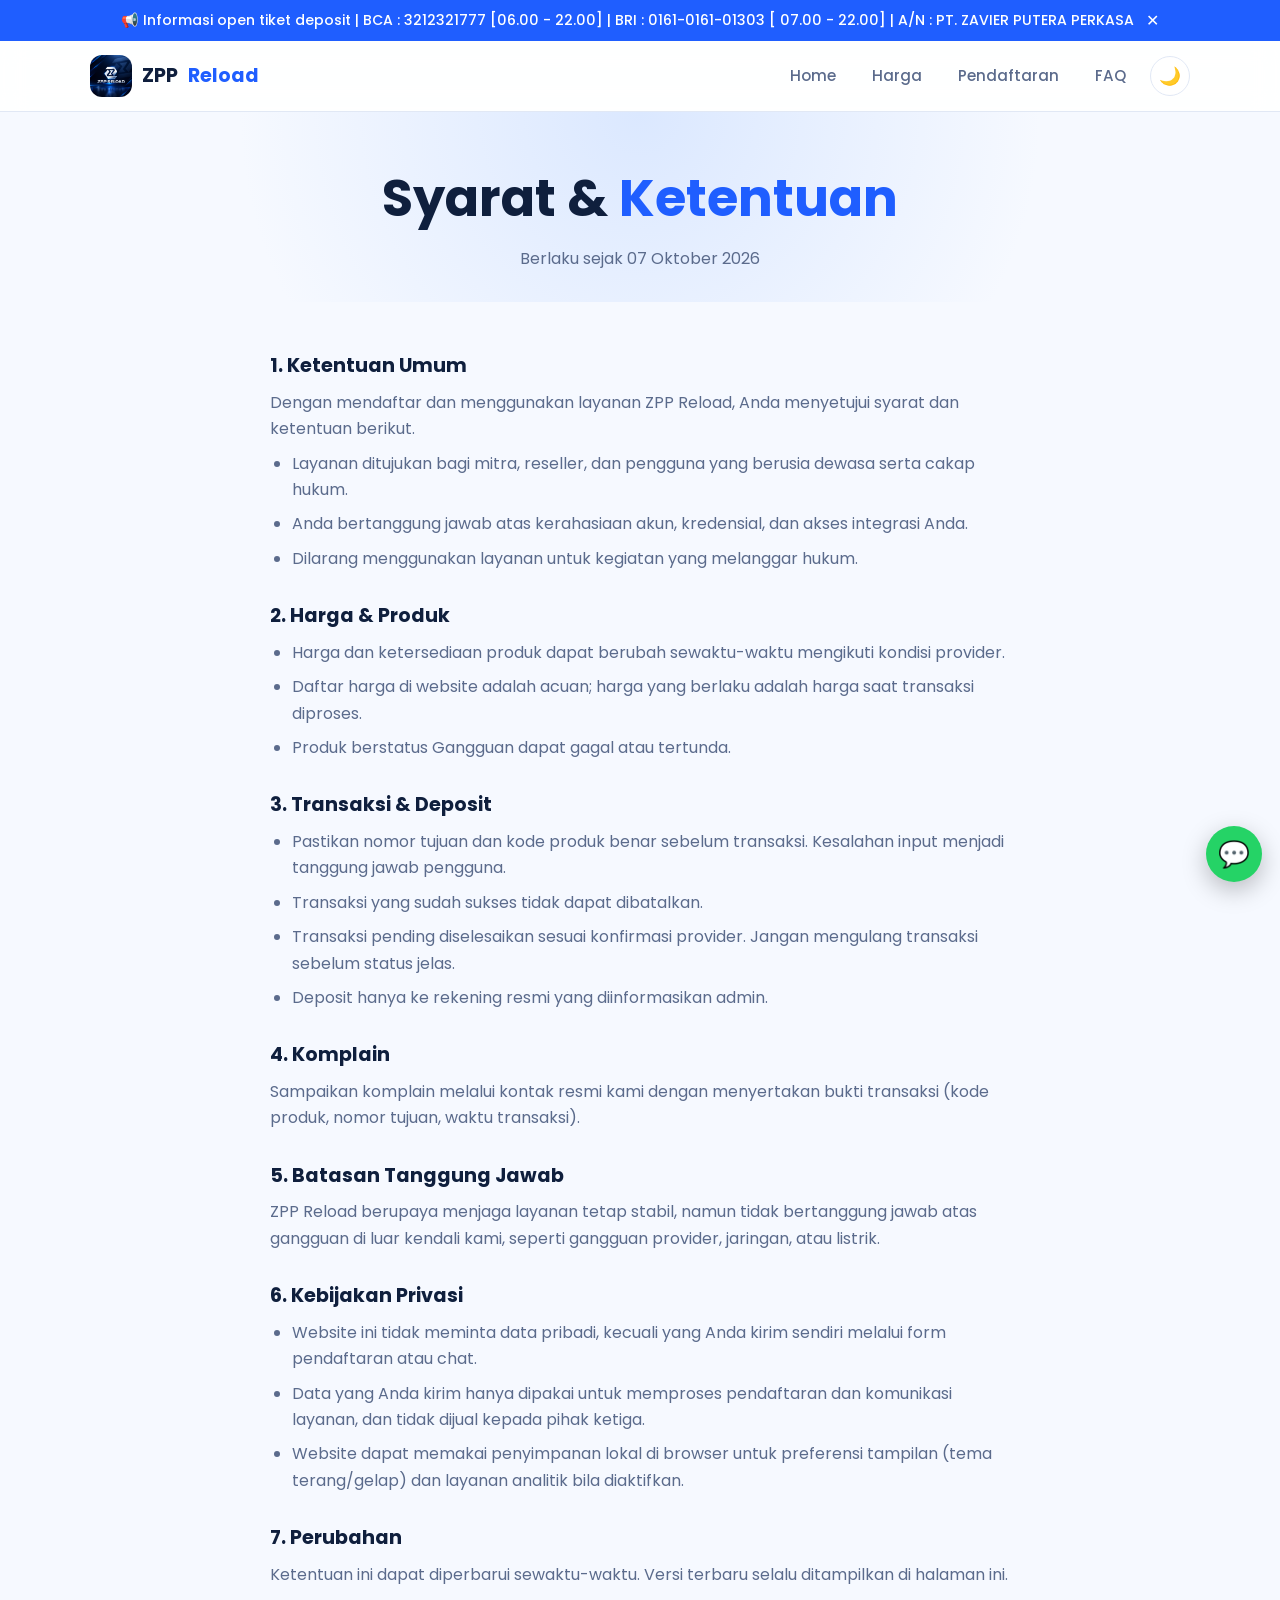
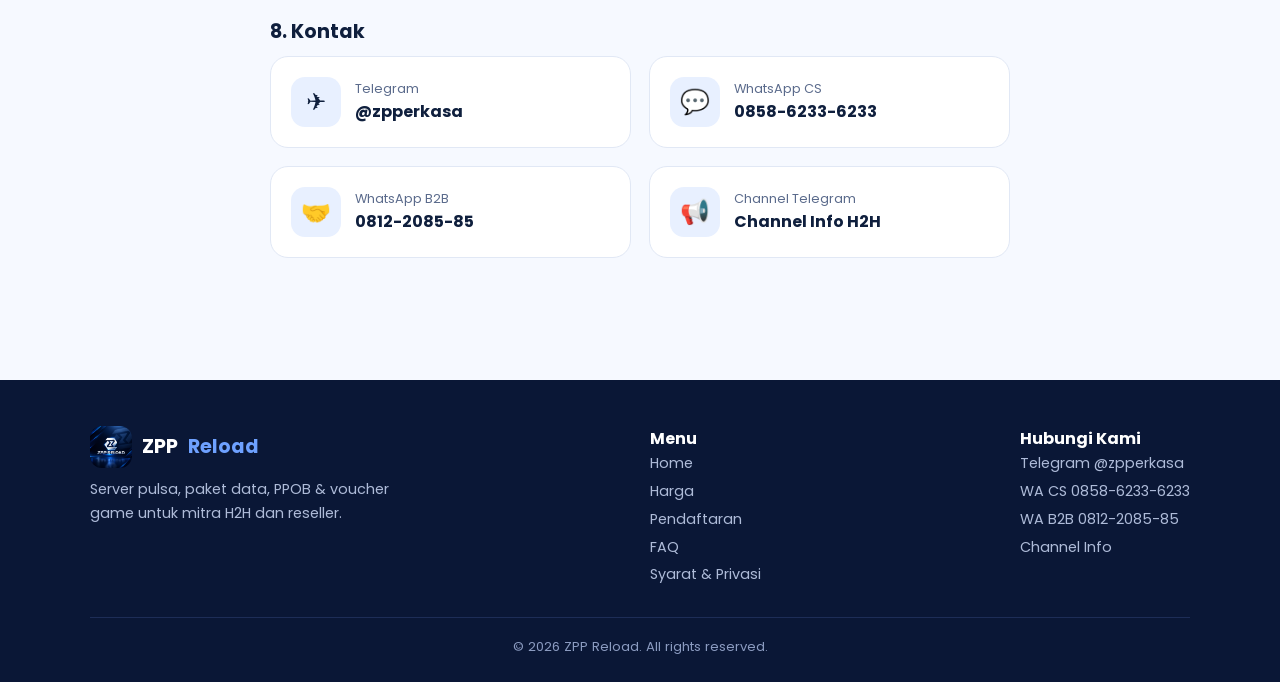
<file: syarat.html>
<!DOCTYPE html><html lang="id"><head><meta charset="UTF-8"><meta name="viewport" content="width=device-width,initial-scale=1">
<script>try{var t=localStorage.getItem('theme')||(matchMedia('(prefers-color-scheme:dark)').matches?'dark':'light');document.documentElement.dataset.theme=t}catch(e){}</script>
<title>Syarat & Ketentuan dan Kebijakan Privasi - ZPP Reload</title><meta name="description" content="Syarat dan ketentuan layanan serta kebijakan privasi ZPP Reload."><meta name="robots" content="index,follow">
<link rel="canonical" href="https://zppreload.com/syarat.html">
<meta property="og:type" content="website"><meta property="og:site_name" content="ZPP Reload"><meta property="og:locale" content="id_ID"><meta property="og:title" content="Syarat & Ketentuan dan Kebijakan Privasi - ZPP Reload"><meta property="og:description" content="Syarat dan ketentuan layanan serta kebijakan privasi ZPP Reload."><meta property="og:url" content="https://zppreload.com/syarat.html"><meta property="og:image" content="https://zppreload.com/assets/images/logo.png">
<meta name="twitter:card" content="summary"><meta name="twitter:title" content="Syarat & Ketentuan dan Kebijakan Privasi - ZPP Reload"><meta name="twitter:description" content="Syarat dan ketentuan layanan serta kebijakan privasi ZPP Reload."><meta name="twitter:image" content="https://zppreload.com/assets/images/logo.png">
<meta name="theme-color" content="#1f5eff"><link rel="manifest" href="manifest.webmanifest">
<link rel="icon" href="assets/images/icon-192.png"><link rel="apple-touch-icon" href="assets/images/icon-192.png">
<link href="https://fonts.googleapis.com/css2?family=Poppins:wght@400;500;600;700&display=swap" rel="stylesheet">
<link rel="stylesheet" href="assets/css/style.css"></head><body>
<div id="hdr"></div>
<div class="page-h"><div class="wrap"><h1>Syarat &amp; <em>Ketentuan</em></h1><p>Berlaku sejak 07 Oktober 2026</p></div></div>
<section style="padding-top:20px"><div class="wrap legal">
<h2>1. Ketentuan Umum</h2><p>Dengan mendaftar dan menggunakan layanan ZPP Reload, Anda menyetujui syarat dan ketentuan berikut.</p>
<ul><li>Layanan ditujukan bagi mitra, reseller, dan pengguna yang berusia dewasa serta cakap hukum.</li><li>Anda bertanggung jawab atas kerahasiaan akun, kredensial, dan akses integrasi Anda.</li><li>Dilarang menggunakan layanan untuk kegiatan yang melanggar hukum.</li></ul>
<h2>2. Harga &amp; Produk</h2><ul><li>Harga dan ketersediaan produk dapat berubah sewaktu-waktu mengikuti kondisi provider.</li><li>Daftar harga di website adalah acuan; harga yang berlaku adalah harga saat transaksi diproses.</li><li>Produk berstatus Gangguan dapat gagal atau tertunda.</li></ul>
<h2>3. Transaksi &amp; Deposit</h2><ul><li>Pastikan nomor tujuan dan kode produk benar sebelum transaksi. Kesalahan input menjadi tanggung jawab pengguna.</li><li>Transaksi yang sudah sukses tidak dapat dibatalkan.</li><li>Transaksi pending diselesaikan sesuai konfirmasi provider. Jangan mengulang transaksi sebelum status jelas.</li><li>Deposit hanya ke rekening resmi yang diinformasikan admin.</li></ul>
<h2>4. Komplain</h2><p>Sampaikan komplain melalui kontak resmi kami dengan menyertakan bukti transaksi (kode produk, nomor tujuan, waktu transaksi).</p>
<h2>5. Batasan Tanggung Jawab</h2><p>ZPP Reload berupaya menjaga layanan tetap stabil, namun tidak bertanggung jawab atas gangguan di luar kendali kami, seperti gangguan provider, jaringan, atau listrik.</p>
<h2>6. Kebijakan Privasi</h2><ul><li>Website ini tidak meminta data pribadi, kecuali yang Anda kirim sendiri melalui form pendaftaran atau chat.</li><li>Data yang Anda kirim hanya dipakai untuk memproses pendaftaran dan komunikasi layanan, dan tidak dijual kepada pihak ketiga.</li><li>Website dapat memakai penyimpanan lokal di browser untuk preferensi tampilan (tema terang/gelap) dan layanan analitik bila diaktifkan.</li></ul>
<h2>7. Perubahan</h2><p>Ketentuan ini dapat diperbarui sewaktu-waktu. Versi terbaru selalu ditampilkan di halaman ini.</p>
<h2>8. Kontak</h2><div data-contacts></div></div></section>
<div id="ftr"></div><script src="assets/js/main.js"></script></body></html>
</file>
<file: assets/css/style.css>
:root{--bg:#f6f9ff;--card:#fff;--hdr:rgba(255,255,255,.9);--ink:#0f1f3d;--mut:#5b6b8c;--line:#e1e8f5;--blue:#1f5eff;--blue2:#0b3fd1;--sky:#e8f0ff;--green:#10b981;--navy:#0a1736;--sh:0 10px 30px rgba(31,94,255,.10)}
*{box-sizing:border-box;margin:0;padding:0}html{scroll-behavior:smooth}
body{font-family:'Poppins',system-ui,sans-serif;background:var(--bg);color:var(--ink);line-height:1.65}
a{color:inherit;text-decoration:none}img{max-width:100%;display:block}
.wrap{max-width:1140px;margin:auto;padding:0 20px}
header{position:sticky;top:0;z-index:50;background:var(--hdr);backdrop-filter:blur(12px);border-bottom:1px solid var(--line)}
.nav{display:flex;align-items:center;justify-content:space-between;height:70px}
.brand{display:flex;align-items:center;gap:10px;font-weight:700;font-size:1.2rem}
.brand img{width:42px;height:42px;border-radius:12px;object-fit:cover}
.brand span{color:var(--blue)}
nav ul{display:flex;gap:4px;list-style:none}
nav a{padding:9px 16px;border-radius:99px;color:var(--mut);font-weight:500;font-size:.95rem}
nav a:hover{color:var(--blue);background:var(--sky)}nav a.on{color:#fff;background:var(--blue)}
.burger{display:none;background:none;border:0;color:var(--ink);font-size:1.7rem;cursor:pointer}
.btn{display:inline-flex;align-items:center;gap:8px;padding:13px 26px;border-radius:99px;font-weight:600;border:0;cursor:pointer;font-family:inherit;font-size:.95rem;transition:.2s}
.btn-p{background:var(--blue);color:#fff;box-shadow:0 10px 24px rgba(31,94,255,.35)}.btn-p:hover{background:var(--blue2);transform:translateY(-2px)}
.btn-o{background:var(--card);color:var(--blue);border:1.5px solid var(--blue)}.btn-o:hover{background:var(--sky)}
.btn-w{background:var(--card);color:var(--blue)}.btn-w:hover{transform:translateY(-2px)}
.hero{padding:70px 0 90px;background:radial-gradient(circle at 85% 20%,#dbe8ff 0,transparent 45%),radial-gradient(circle at 5% 90%,#e6fff5 0,transparent 35%)}
.hero .wrap{display:grid;grid-template-columns:1.1fr .9fr;gap:40px;align-items:center}
.tag{display:inline-block;padding:6px 16px;border-radius:99px;background:var(--sky);color:var(--blue);font-size:.82rem;font-weight:600;margin-bottom:18px}
h1{font-size:clamp(2rem,4.4vw,3.2rem);line-height:1.2;margin-bottom:16px;font-weight:700}
h1 em{font-style:normal;color:var(--blue)}
.hero p{color:var(--mut);max-width:500px;margin-bottom:28px;font-size:1.02rem}
.cta{display:flex;gap:12px;flex-wrap:wrap}
.checks{display:flex;gap:20px;flex-wrap:wrap;margin-top:26px;color:var(--mut);font-size:.88rem;font-weight:500}
.checks b{color:var(--green)}
.stage{position:relative;display:grid;place-items:center}
.stage:before{content:"";position:absolute;width:min(420px,90%);aspect-ratio:1;border-radius:50%;background:linear-gradient(145deg,#cfe0ff,#eaf2ff);box-shadow:inset 0 0 0 10px var(--card),var(--sh)}
.stage img{position:relative;max-height:450px;filter:drop-shadow(0 18px 24px rgba(31,94,255,.3));animation:fl 4s ease-in-out infinite}
@keyframes fl{50%{transform:translateY(-10px)}}
.fb{position:absolute;background:var(--card);border-radius:14px;padding:9px 14px;font-size:.82rem;font-weight:600;box-shadow:var(--sh);border:1px solid var(--line)}
.fb.a{top:8%;left:0}.fb.b{top:42%;right:-4px}.fb.c{bottom:8%;left:6%}
section{padding:72px 0}
.title{text-align:center;margin-bottom:42px}.title small{color:var(--blue);font-weight:600;letter-spacing:.08em;text-transform:uppercase;font-size:.78rem}
.title h2{font-size:clamp(1.6rem,3vw,2.2rem);margin-top:4px}.title p{color:var(--mut);margin-top:8px;max-width:560px;margin-inline:auto}
.stats{display:grid;grid-template-columns:repeat(4,1fr);background:var(--card);border-radius:22px;box-shadow:var(--sh);border:1px solid var(--line);margin-top:-48px;position:relative}
.stat{padding:26px 14px;text-align:center;border-right:1px solid var(--line)}.stat:last-child{border:0}
.stat b{display:block;font-size:1.7rem;color:var(--blue)}.stat span{color:var(--mut);font-size:.85rem}
.cats{display:grid;grid-template-columns:repeat(4,1fr);gap:18px}
.cat{background:var(--card);border:1px solid var(--line);border-radius:20px;padding:26px 20px;text-align:center;transition:.25s}
.cat:hover{transform:translateY(-6px);box-shadow:var(--sh);border-color:var(--blue)}
.cat i{font-style:normal;display:grid;place-items:center;width:62px;height:62px;border-radius:18px;background:var(--sky);font-size:1.9rem;margin:0 auto 12px}
.cat h3{font-size:1rem}.cat p{color:var(--mut);font-size:.85rem}
.chips{display:flex;flex-wrap:wrap;gap:10px;justify-content:center;margin-top:30px}
.chip{padding:8px 18px;border-radius:99px;background:var(--card);border:1px solid var(--line);font-weight:600;font-size:.85rem;color:var(--mut)}
.alt{background:var(--card);border-block:1px solid var(--line)}
.split{display:grid;grid-template-columns:.9fr 1.1fr;gap:50px;align-items:center}
.split h2{font-size:clamp(1.6rem,3vw,2.2rem);margin:6px 0 12px}.split>div>p{color:var(--mut);margin-bottom:20px}
.feat{display:grid;grid-template-columns:1fr 1fr;gap:16px}
.f{display:flex;gap:14px;background:var(--bg);border:1px solid var(--line);border-radius:18px;padding:18px}
.f i{font-style:normal;flex:none;width:44px;height:44px;border-radius:12px;background:var(--card);display:grid;place-items:center;font-size:1.4rem;box-shadow:var(--sh)}
.f h3{font-size:.98rem}.f p{color:var(--mut);font-size:.85rem}
.steps{display:grid;grid-template-columns:repeat(3,1fr);gap:22px;counter-reset:s}
.step{background:var(--card);border:1px solid var(--line);border-radius:20px;padding:30px 24px;position:relative}
.step:before{counter-increment:s;content:counter(s);position:absolute;top:-18px;left:24px;width:38px;height:38px;border-radius:50%;background:var(--blue);color:#fff;display:grid;place-items:center;font-weight:700;box-shadow:0 6px 14px rgba(31,94,255,.4)}
.step h3{margin-bottom:6px}.step p{color:var(--mut);font-size:.9rem}
.band{padding:0}.band .box{background:linear-gradient(135deg,var(--blue),#4f8bff);border-radius:28px;padding:50px 30px;text-align:center;color:#fff;box-shadow:0 20px 40px rgba(31,94,255,.3)}
.band p{opacity:.9;max-width:600px;margin:10px auto 24px}
.faq{max-width:780px;margin:auto}
.faq details{background:var(--card);border:1px solid var(--line);border-radius:16px;padding:16px 22px;margin-bottom:12px}
.faq details[open]{border-color:var(--blue);box-shadow:var(--sh)}
.faq summary{cursor:pointer;font-weight:600}.faq details p{color:var(--mut);margin-top:10px;font-size:.92rem}
.contact{display:grid;grid-template-columns:repeat(auto-fit,minmax(240px,1fr));gap:18px}
.ct{display:flex;gap:14px;align-items:center;background:var(--card);border:1px solid var(--line);border-radius:18px;padding:20px;transition:.2s}
.ct:hover{border-color:var(--blue);transform:translateY(-4px);box-shadow:var(--sh)}
.ct i{font-style:normal;display:grid;place-items:center;width:50px;height:50px;border-radius:14px;background:var(--sky);font-size:1.5rem;flex:none}
.ct small{color:var(--mut);display:block;font-size:.8rem}.ct b{word-break:break-all}
.page-h{padding:56px 0 30px;text-align:center;background:radial-gradient(circle at 50% 0,#dbe8ff 0,transparent 60%)}
.page-h p{color:var(--mut)}
.tools{display:flex;gap:12px;flex-wrap:wrap;margin:24px 0 14px}
.tools input{flex:1;min-width:200px;padding:13px 20px;border-radius:99px;border:1px solid var(--line);background:var(--card);color:var(--ink);font-family:inherit;outline:none}
.tools input:focus{border-color:var(--blue)}
.tabs{display:flex;gap:8px;flex-wrap:wrap;margin-bottom:16px}
.tab{padding:8px 18px;border-radius:99px;border:1px solid var(--line);background:var(--card);color:var(--mut);cursor:pointer;font-family:inherit;font-weight:500}
.tab.on{background:var(--blue);color:#fff;border-color:var(--blue)}
.tbl{overflow-x:auto;border:1px solid var(--line);border-radius:18px;background:var(--card);box-shadow:var(--sh)}
table{width:100%;border-collapse:collapse;min-width:520px}
th,td{padding:14px 18px;text-align:left;border-bottom:1px solid var(--line);font-size:.92rem}
th{background:var(--sky);color:var(--blue2)}tr:hover td{background:#f4f8ff}
.ok{color:var(--green);font-weight:600}.no{color:#ef4444;font-weight:600}.upd{color:var(--mut);font-size:.85rem;margin-top:10px}
.grid3{display:grid;grid-template-columns:repeat(3,1fr);gap:20px}
.card{background:var(--card);border:1px solid var(--line);border-radius:20px;padding:26px;transition:.25s}
.card:hover{transform:translateY(-5px);box-shadow:var(--sh)}
.card .ic{font-size:2rem;margin-bottom:10px}.card p{color:var(--mut);font-size:.92rem}
footer{background:var(--navy);color:#fff;padding:46px 0 24px;margin-top:50px}
.fg{display:flex;justify-content:space-between;gap:24px;flex-wrap:wrap}
footer .brand span{color:#6ea1ff}
.fg p,.fg a{color:#aebbd8;font-size:.9rem}.fg a{display:block;margin-bottom:4px}.fg a:hover{color:#fff}
.copy{text-align:center;color:#8b9bc0;font-size:.82rem;margin-top:26px;border-top:1px solid #1d2d57;padding-top:18px}
.wa{position:fixed;right:18px;bottom:18px;width:56px;height:56px;border-radius:50%;background:#25d366;display:grid;place-items:center;font-size:1.6rem;box-shadow:0 8px 24px rgba(0,0,0,.25);z-index:60}
@media(max-width:860px){
.hero .wrap,.split,.steps,.grid3,.feat{grid-template-columns:1fr}
.cats{grid-template-columns:1fr 1fr}.stats{grid-template-columns:1fr 1fr;margin-top:-30px}.stat:nth-child(2){border:0}
.stage img{max-height:340px}.fb.b{right:0}
.burger{display:block}nav{position:absolute;top:70px;left:0;right:0;background:var(--card);border-bottom:1px solid var(--line);display:none}
nav.open{display:block}nav ul{flex-direction:column;padding:12px 20px}}
/* ===== Fitur tambahan ===== */
[hidden]{display:none!important}
.btn-w{background:#fff!important;color:var(--blue)}
.nr{display:flex;align-items:center;gap:8px}
.theme{width:40px;height:40px;border-radius:50%;border:1px solid var(--line);background:var(--card);cursor:pointer;font-size:1.1rem}
.ann{display:flex;gap:12px;align-items:center;justify-content:center;padding:9px 16px;font-size:.88rem;font-weight:500;background:var(--blue);color:#fff;text-align:center}
.ann.warn{background:#f59e0b;color:#1b1200}.ann.bad{background:#ef4444}
.ann a{text-decoration:underline;font-weight:700}.ann button{background:none;border:0;color:inherit;cursor:pointer;font-size:1rem}
.statbar{display:flex;gap:10px;flex-wrap:wrap;align-items:center;margin-bottom:14px;color:var(--mut);font-size:.88rem}
.chipb{padding:6px 14px;border-radius:99px;border:1px solid #f59e0b;background:transparent;color:#b45309;cursor:pointer;font-family:inherit;font-weight:600;font-size:.85rem}
.chipb.on{background:#f59e0b;color:#1b1200}
.tabs.sub .tab{padding:5px 14px;font-size:.85rem}.tabs.sub .tab.on{background:var(--ink);border-color:var(--ink);color:var(--card)}
.cp{background:none;border:0;color:var(--blue);font-weight:600;cursor:pointer;font-family:inherit;font-size:.92rem}
.cp small{opacity:.6}.chat{font-size:1.1rem}
.toast{position:fixed;left:50%;bottom:90px;transform:translateX(-50%);background:var(--ink);color:var(--card);padding:10px 20px;border-radius:99px;font-size:.88rem;z-index:99;box-shadow:var(--sh)}
.muted{color:var(--mut)}.muted a{color:var(--blue)}
.form{background:var(--card);border:1px solid var(--line);border-radius:20px;padding:26px;max-width:640px;margin:auto;display:grid;gap:14px;box-shadow:var(--sh)}
.form label{font-weight:600;font-size:.88rem;display:grid;gap:6px}
.form input,.form select,.form textarea{padding:12px 14px;border-radius:12px;border:1px solid var(--line);background:var(--bg);color:var(--ink);font-family:inherit;font-size:.95rem}
.form input:focus,.form select:focus,.form textarea:focus{outline:2px solid var(--blue);border-color:transparent}
.hp{position:absolute;left:-9999px}
.legal{max-width:780px;margin:auto}.legal h2{margin:28px 0 8px;font-size:1.2rem}.legal p,.legal li{color:var(--mut);margin-bottom:8px}.legal ul{padding-left:22px}
.srch{max-width:780px;margin:0 auto 18px;display:block;width:100%;padding:13px 20px;border-radius:99px;border:1px solid var(--line);background:var(--card);color:var(--ink);font-family:inherit}
.adm{max-width:780px;margin:auto;display:grid;gap:18px}.adm .box{background:var(--card);border:1px solid var(--line);border-radius:20px;padding:24px}
.adm pre{background:var(--bg);padding:14px;border-radius:12px;overflow:auto;font-size:.82rem;margin-top:10px}
.drop{border:2px dashed var(--line);border-radius:16px;padding:30px;text-align:center;color:var(--mut);cursor:pointer}.drop.on{border-color:var(--blue);background:var(--sky)}
/* ===== Tema gelap ===== */
[data-theme=dark]{--bg:#071126;--card:#0f1d3d;--ink:#e8eefc;--mut:#9fb0d3;--line:#1f3160;--sky:#14295a;--hdr:rgba(7,17,38,.9);--sh:0 10px 30px rgba(0,0,0,.35);--blue:#4a82ff;--blue2:#7aa3ff}
[data-theme=dark] .hero{background:radial-gradient(circle at 85% 20%,#14306e 0,transparent 45%),radial-gradient(circle at 5% 90%,#073a33 0,transparent 35%)}
[data-theme=dark] .page-h{background:radial-gradient(circle at 50% 0,#14306e 0,transparent 60%)}
[data-theme=dark] .stage:before{background:linear-gradient(145deg,#183a82,#0f1d3d)}
[data-theme=dark] tr:hover td{background:#12254f}
[data-theme=dark] .btn-p,[data-theme=dark] .tab.on,[data-theme=dark] nav a.on{background:#2f6bff;border-color:#2f6bff;color:#fff}
[data-theme=dark] .chipb{color:#fbbf24}[data-theme=dark] .band .box{background:linear-gradient(135deg,#1c4fd6,#2f6bff)}
[data-theme=dark] footer{background:#040a1a}
</file>
